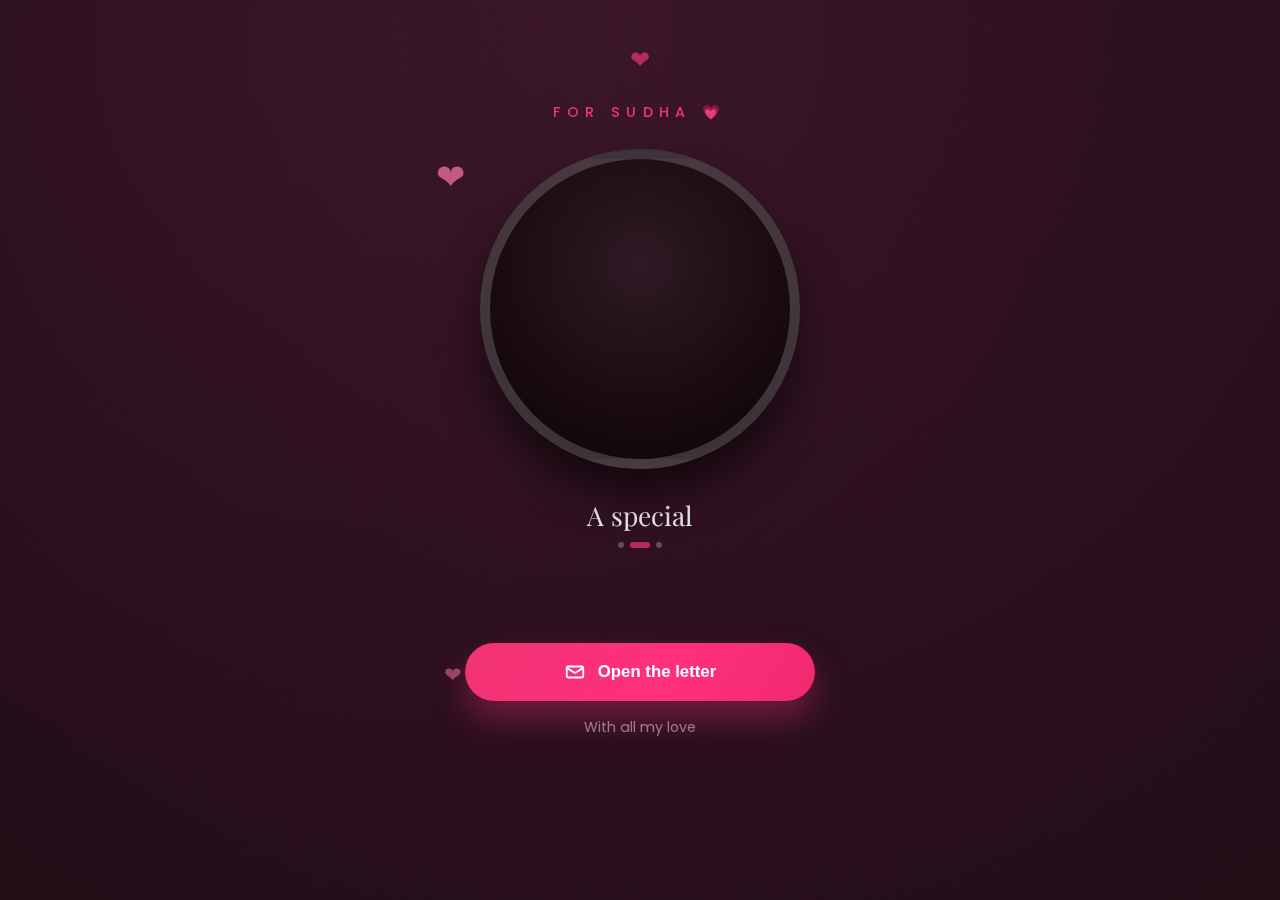
<file: index.html>
﻿<!DOCTYPE html>
<html lang="en">
  <head>
    <meta charset="UTF-8" />
    <meta name="viewport" content="width=device-width, initial-scale=1.0" />
    <title>For Sudha</title>
    <link rel="stylesheet" href="css/valentine.css" />
  </head>
  <body>
    <main class="cover">
      <span class="heart heart-top" aria-hidden="true">&#10084;</span>
      <span class="heart heart-left" aria-hidden="true">&#10084;</span>
      <span class="heart heart-bottom" aria-hidden="true">&#10084;</span>

      <p class="dedication">For Sudha <span aria-hidden="true">&#128151;</span></p>

      <section class="rose-stage" aria-label="A single rose">
        <div class="rose-frame">
          <img
            class="rose"
            src="assets/1.jpeg"
            alt="A portrait in warm sunlight"
          />
        </div>
      </section>

      <div class="message" aria-live="polite">
        <p class="typed">
          <span class="line" id="lineOne"></span>
          <span class="line accent" id="lineTwo"></span>
        </p>
        <div class="dots" aria-hidden="true">
          <span></span>
          <span class="mid"></span>
          <span></span>
        </div>
        <span class="typed-heart" id="typedHeart" aria-hidden="true">&#10084;</span>
      </div>

      <button class="cta" id="openLetter" type="button">
        <span class="cta-icon" aria-hidden="true">
          <svg viewBox="0 0 24 24" role="img">
            <path
              d="M3 7.5 12 13l9-5.5"
              fill="none"
              stroke="currentColor"
              stroke-width="2"
              stroke-linecap="round"
              stroke-linejoin="round"
            />
            <rect
              x="3"
              y="6"
              width="18"
              height="12"
              rx="2"
              fill="none"
              stroke="currentColor"
              stroke-width="2"
            />
          </svg>
        </span>
        Open the letter
      </button>

      <p class="signature">With all my love</p>
    </main>

    <div class="page-turn" id="pageTurn" aria-hidden="true"></div>

    <script>
      const lineOne = document.getElementById("lineOne");
      const lineTwo = document.getElementById("lineTwo");
      const typedHeart = document.getElementById("typedHeart");
      const openLetter = document.getElementById("openLetter");
      const pageTurn = document.getElementById("pageTurn");
      const prefersReducedMotion = window.matchMedia(
        "(prefers-reduced-motion: reduce)"
      );

      const lineOneText = "A special message";
      const lineTwoText = "just for you";
      const pauseIndex = lineOneText.indexOf("special") + "special".length;

      const typeLine = (target, text, pauseAt, done) => {
        let index = 0;
        const step = () => {
          target.textContent = text.slice(0, index);
          if (index >= text.length) {
            if (done) done();
            return;
          }
          const delay = pauseAt && index === pauseAt ? 500 : 65;
          index += 1;
          setTimeout(step, delay);
        };
        step();
      };

      const typeMessage = () => {
        if (prefersReducedMotion.matches) {
          lineOne.textContent = lineOneText;
          lineTwo.textContent = lineTwoText;
          typedHeart.classList.add("reveal");
          return;
        }
        lineOne.textContent = "";
        lineTwo.textContent = "";
        typeLine(lineOne, lineOneText, pauseIndex, () => {
          setTimeout(() => {
            typeLine(lineTwo, lineTwoText, null, () => {
              typedHeart.classList.add("reveal");
            });
          }, 200);
        });
      };

      openLetter.addEventListener("click", () => {
        if (prefersReducedMotion.matches) {
          window.location.href = "pause.html";
          return;
        }
        document.body.classList.add("turning");
        pageTurn.classList.add("active");
        setTimeout(() => {
          window.location.href = "pause.html";
        }, 900);
      });

      window.addEventListener("load", () => {
        typeMessage();
      });
    </script>
  </body>
</html>
</file>
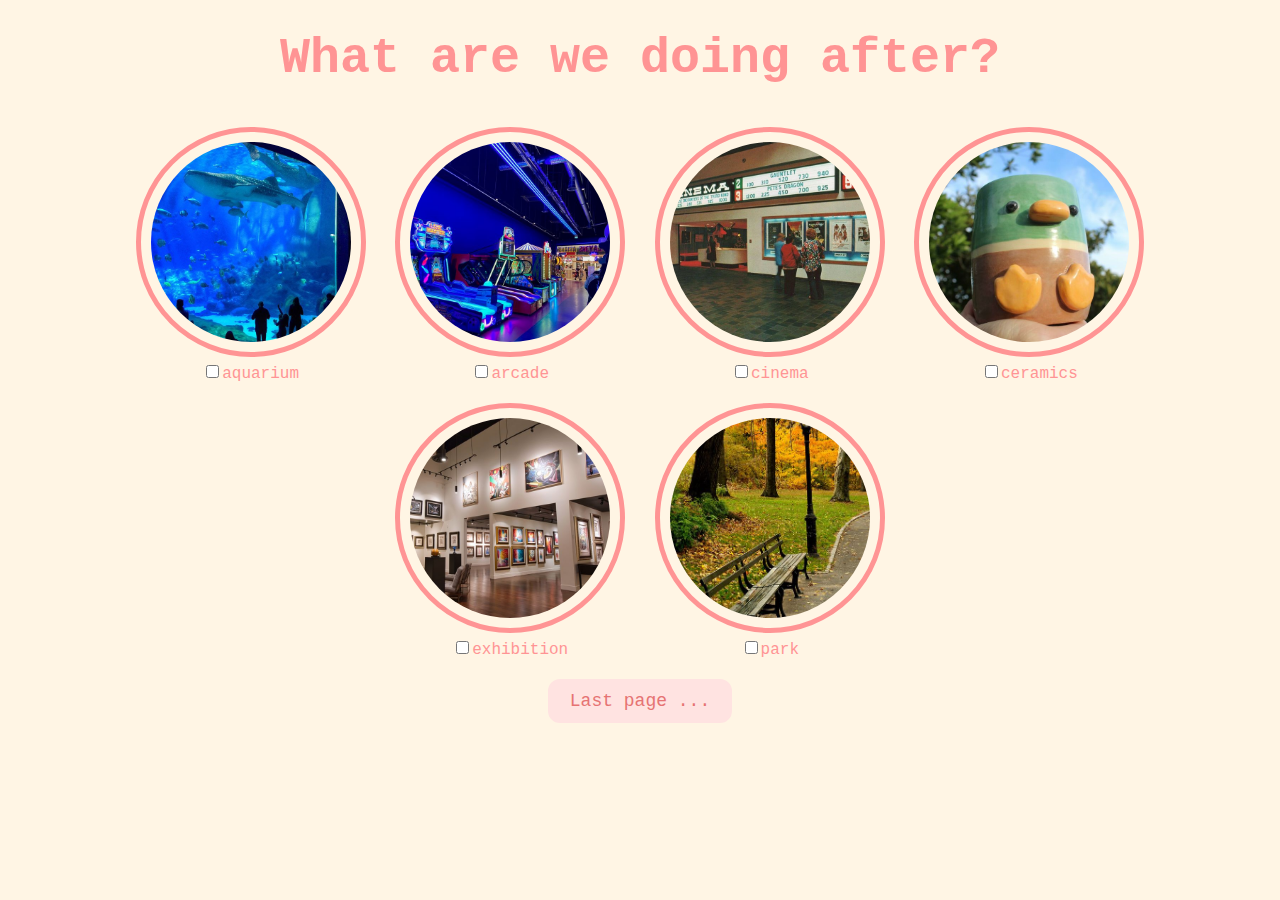
<file: activities.html>
<!DOCTYPE html>
<html lang="en">
  <head>
    <meta charset="UTF-8" />
    <meta name="viewport" content="width=device-width, initial-scale=1.0" />
    <title>Activities</title>
    <link rel="stylesheet" href="css/activities.css" />
  </head>
  <body>
    <div id="activityquestion"><b>What are we doing after?</b></div>
    <div class="activities-selection">
      <div class="activity-item">
        <img src="activities/aquarium.jpeg" alt="aquarium" />
        <label
          ><input
            type="checkbox"
            name="activities"
            value="aquarium"
          />aquarium</label
        >
      </div>
      <div class="activity-item">
        <img src="activities/arcade.jpeg" alt="arcade" />
        <label
          ><input
            type="checkbox"
            name="activities"
            value="arcade"
          />arcade</label
        >
      </div>
      <div class="activity-item">
        <img src="activities/cinema.jpeg" alt="cinema" />
        <label
          ><input
            type="checkbox"
            name="activities"
            value="cinema"
          />cinema</label
        >
      </div>
      <div class="activity-item">
        <img src="activities/keramika.jpeg" alt="ceramics" />
        <label
          ><input
            type="checkbox"
            name="activities"
            value="ceramics"
          />ceramics</label
        >
      </div>
      <div class="activity-item">
        <img src="activities/kunsthalle.jpeg" alt="kunsthalle" />
        <label
          ><input
            type="checkbox"
            name="activities"
            value="kunsthalle"
          />exhibition</label
        >
      </div>
      <div class="activity-item">
        <img src="activities/park.jpeg" alt="park.jpeg" />
        <label
          ><input
            type="checkbox"
            name="activities"
            value="park.jpeg"
          />park</label
        >
      </div>
    </div>
    <button class="button" onclick="location.href='lastpage.html'">
      Last page ... 
    </button>
  </body>
</html>
</file>
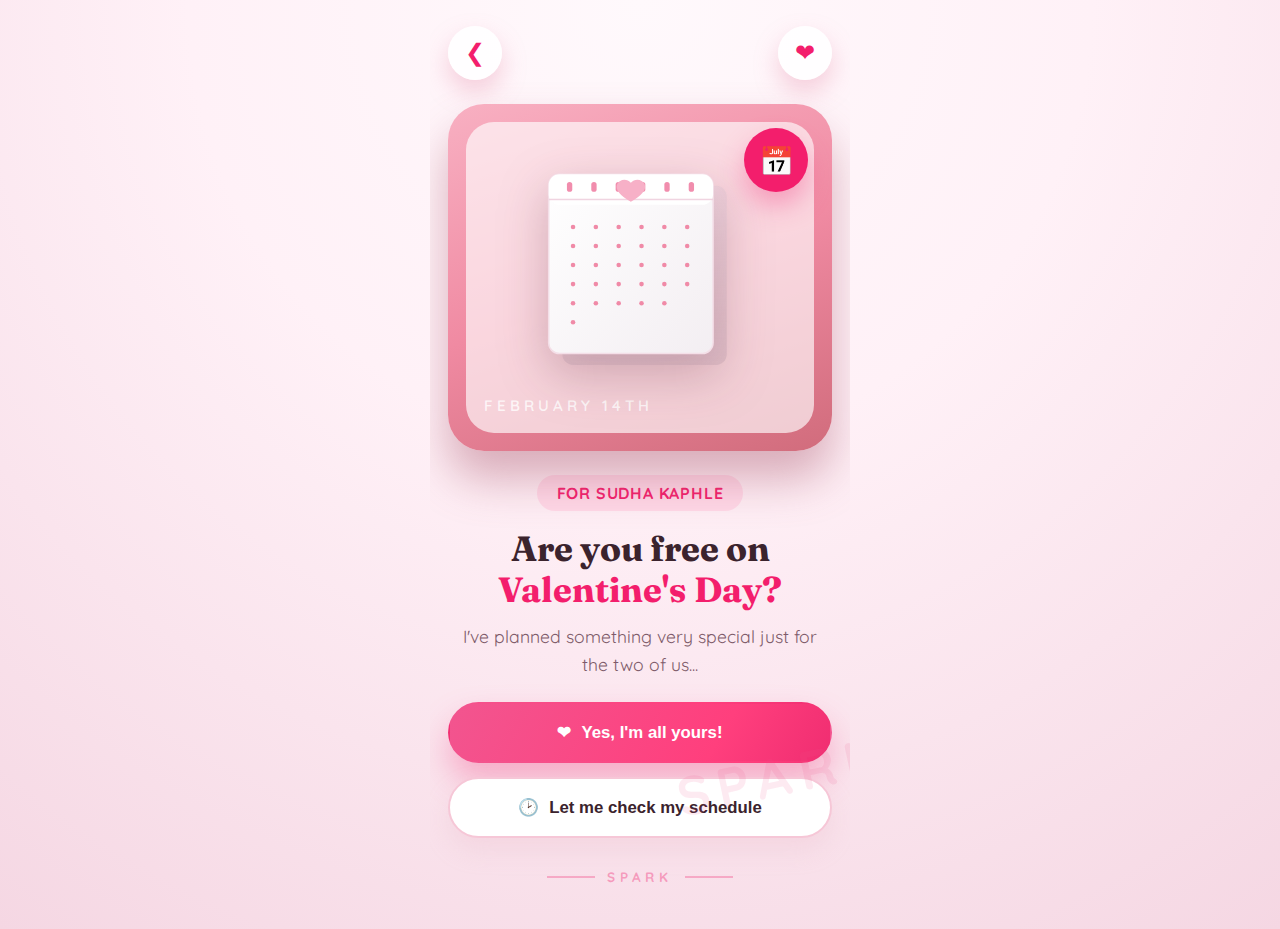
<file: date.html>
﻿<!DOCTYPE html>
<html lang="en">
  <head>
    <meta charset="UTF-8" />
    <meta name="viewport" content="width=device-width, initial-scale=1.0" />
    <title>Date Plan</title>
    <link rel="stylesheet" href="css/date.css" />
  </head>
  <body>
    <main class="date-page">
      <header class="date-header">
        <button
          class="icon-button"
          type="button"
          aria-label="Back"
          onclick="location.href='thankyou.html'"
        >
          <span aria-hidden="true">&#10094;</span>
        </button>
        <span class="spacer" aria-hidden="true"></span>
        <button class="icon-button" type="button" aria-label="Love">
          <span aria-hidden="true">&#10084;</span>
        </button>
      </header>

      <section class="hero">
        <div class="hero-card">
          <div class="hero-inner">
            <img src="assets/calendar.svg" alt="Calendar with heart" />
            <p class="hero-date">FEBRUARY 14TH</p>
          </div>
          <div class="calendar-badge" aria-hidden="true">
            <span>&#128197;</span>
          </div>
        </div>
      </section>

      <div class="pill">FOR SUDHA KAPHLE</div>

      <h1>
        Are you free on
        <span class="accent">Valentine's Day?</span>
      </h1>
      <p class="subtitle">
        I've planned something very special just for the two of us...
      </p>

      <div class="actions">
        <button class="cta primary" type="button" onclick="location.href='food.html'">
          <span aria-hidden="true">&#10084;</span>
          Yes, I'm all yours!
        </button>
        <button class="cta ghost" type="button">
          <span aria-hidden="true">&#128337;</span>
          Let me check my schedule
        </button>
      </div>

      <div class="footer-mark" aria-hidden="true">
        <span class="line"></span>
        <span class="mark">SPARK</span>
        <span class="line"></span>
      </div>
    </main>
  </body>
</html>
</file>
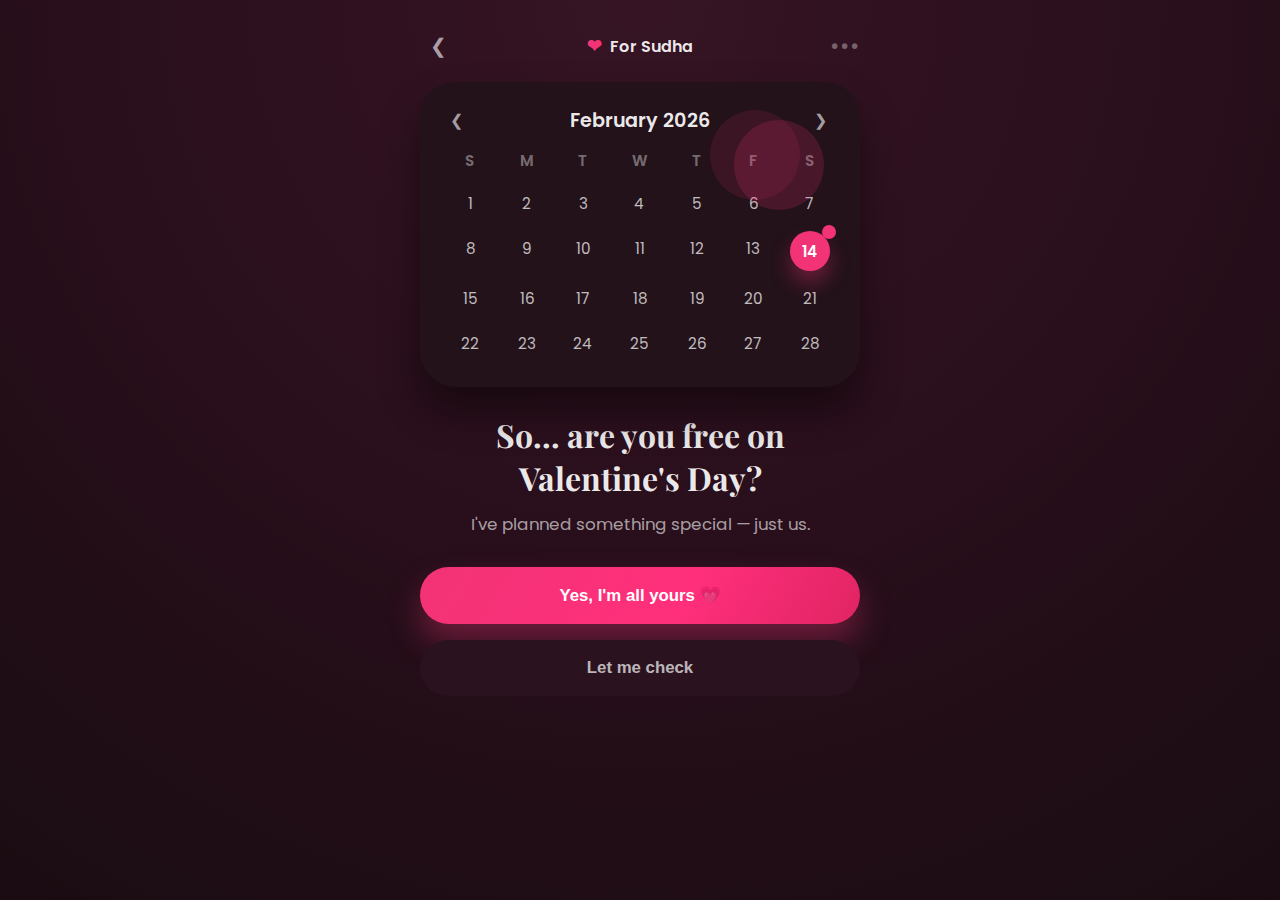
<file: dateinvite.html>
﻿<!DOCTYPE html>
<html lang="en">
  <head>
    <meta charset="UTF-8" />
    <meta name="viewport" content="width=device-width, initial-scale=1.0" />
    <title>Date Invite</title>
    <link rel="stylesheet" href="css/dateinvite.css" />
  </head>
  <body>
    <main class="invite">
      <div class="invite-content" id="inviteContent">
        <header class="invite-header">
          <button
            class="back-button"
            type="button"
            aria-label="Back"
            onclick="location.href='yes.html'"
          >
            <span aria-hidden="true">&#10094;</span>
          </button>
          <div class="brand">
            <span class="brand-heart" aria-hidden="true">&#10084;</span>
            <span>For Sudha</span>
          </div>
          <span class="menu" aria-hidden="true">&#8226;&#8226;&#8226;</span>
        </header>

        <section class="calendar-card">
          <div class="calendar-top">
            <button class="nav" type="button" aria-label="Previous">&#10094;</button>
            <h2>February 2026</h2>
            <button class="nav" type="button" aria-label="Next">&#10095;</button>
          </div>
          <div class="calendar-grid">
            <span class="day">S</span>
            <span class="day">M</span>
            <span class="day">T</span>
            <span class="day">W</span>
            <span class="day">T</span>
            <span class="day">F</span>
            <span class="day">S</span>

            <span class="date">1</span>
            <span class="date">2</span>
            <span class="date">3</span>
            <span class="date">4</span>
            <span class="date">5</span>
            <span class="date">6</span>
            <span class="date">7</span>
            <span class="date">8</span>
            <span class="date">9</span>
            <span class="date">10</span>
            <span class="date">11</span>
            <span class="date">12</span>
            <span class="date">13</span>
            <span class="date highlight">14</span>
            <span class="date">15</span>
            <span class="date">16</span>
            <span class="date">17</span>
            <span class="date">18</span>
            <span class="date">19</span>
            <span class="date">20</span>
            <span class="date">21</span>
            <span class="date">22</span>
            <span class="date">23</span>
            <span class="date">24</span>
            <span class="date">25</span>
            <span class="date">26</span>
            <span class="date">27</span>
            <span class="date">28</span>
          </div>
          <span class="float-heart" aria-hidden="true"></span>
        </section>

        <section class="copy">
          <h1>So... are you free on<br />Valentine's Day?</h1>
          <p>I've planned something special — just us.</p>
        </section>

        <div class="actions">
          <button class="cta primary" id="yesButton" type="button" onclick="location.href='surprise.html'">
            Yes, I'm all yours <span aria-hidden="true">&#128151;</span>
          </button>
          <button class="cta ghost" id="letMeCheck" type="button">Let me check</button>
        </div>
      </div>

      <section class="scan" id="scan">
        <h2>Checking availability...</h2>
        <p class="scan-message" id="scanMessage">Checking calendar...</p>
        <div class="scan-bar">
          <span class="scan-fill" id="scanFill"></span>
        </div>
        <p class="scan-result" id="scanResult">
          Even a little time with you would mean a lot to me.
        </p>
        <div class="scan-actions" id="scanActions">
          <button class="cta primary" type="button" onclick="location.href='surprise.html'">
            Okay fine ❤️
          </button>
          <button class="cta ghost" type="button" onclick="location.href='surprise.html'">
            I guess I'll say yes... 😅
          </button>
        </div>
      </section>
    </main>

    <script>
      const letMeCheck = document.getElementById("letMeCheck");
      const yesButton = document.getElementById("yesButton");
      const inviteContent = document.getElementById("inviteContent");
      const scan = document.getElementById("scan");
      const scanMessage = document.getElementById("scanMessage");
      const scanFill = document.getElementById("scanFill");
      const scanResult = document.getElementById("scanResult");
      const scanActions = document.getElementById("scanActions");
      let scanning = false;

      const messages = [
        "Checking calendar...",
        "Consulting the universe...",
        "Confirming if anyone could possibly be more important than me..."
      ];

      letMeCheck.addEventListener("click", () => {
        if (scanning) return;
        scanning = true;
        yesButton.disabled = true;
        letMeCheck.disabled = true;
        inviteContent.classList.add("hidden");
        scan.classList.add("active");
        scanFill.classList.remove("complete");
        scanFill.classList.add("animate");
        scanResult.classList.remove("show");
        scanActions.classList.remove("show");

        let index = 0;
        scanMessage.textContent = messages[index];
        const interval = setInterval(() => {
          index += 1;
          if (index < messages.length) {
            scanMessage.textContent = messages[index];
          } else {
            clearInterval(interval);
          }
        }, 2800);

        setTimeout(() => {
          scanFill.classList.remove("animate");
          scanFill.classList.add("complete");
          scanMessage.textContent =
            "Good news. That day is still open… and I can’t think of anyone more right for it than you.";
          scanResult.classList.add("show");
          scanActions.classList.add("show");
        }, 9000);
      });
    </script>
  </body>
</html>
</file>
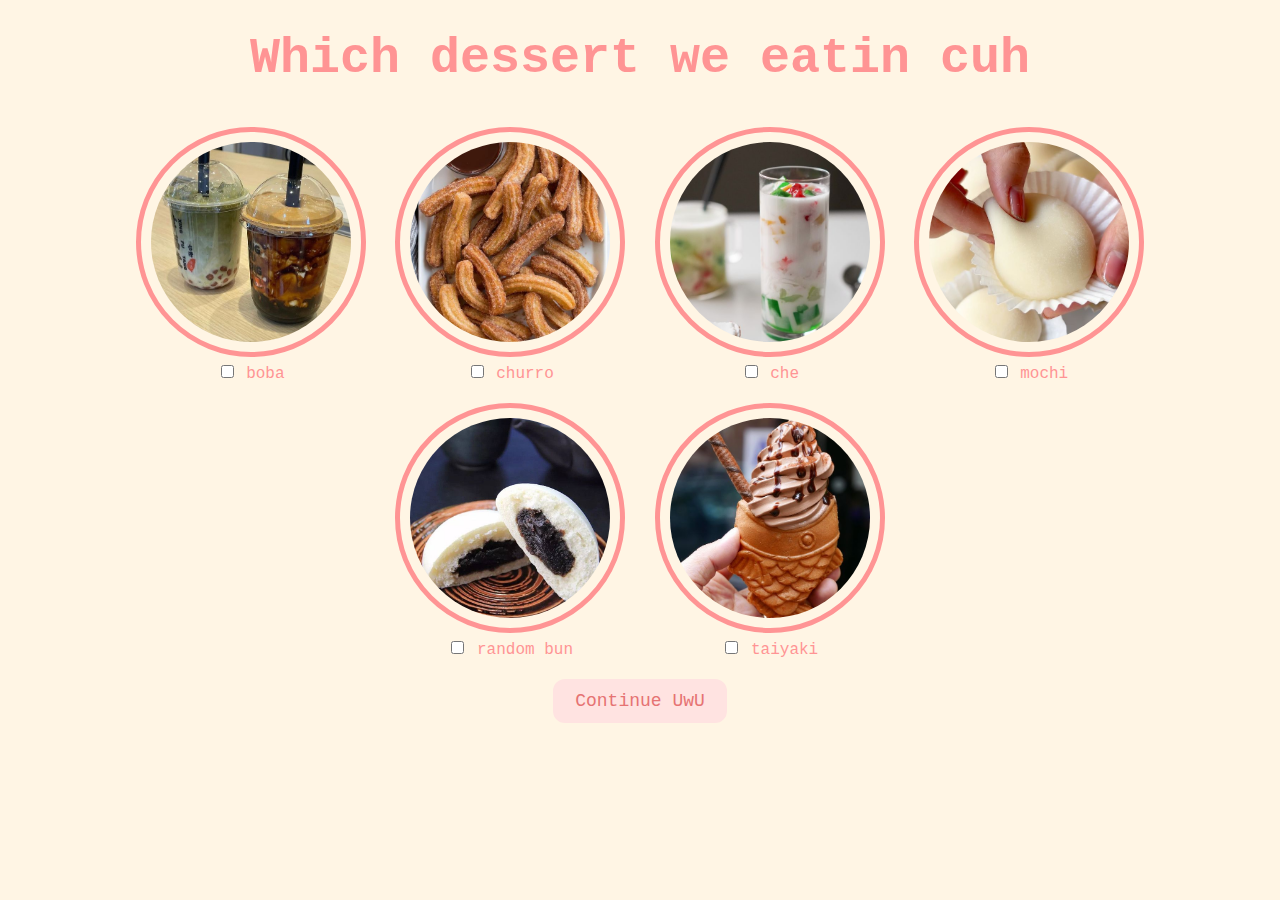
<file: dessert.html>
<!DOCTYPE html>
<html lang="en">
  <head>
    <meta charset="UTF-8" />
    <meta name="viewport" content="width=device-width, initial-scale=1.0" />
    <title>Dessert</title>
    <link rel="stylesheet" href="css/dessert.css" />
  </head>
  <body>
    <div id="dessertquestion">Which dessert we eatin cuh</div>

    <div class="dessert-selection">
      <div class="dessert-item">
        <img src="food/boba.jpeg" alt="boba" />
        <label
          ><input type="checkbox" name="dessert" value="boba" /> boba</label
        >
      </div>
      <div class="dessert-item">
        <img src="food/churro.jpeg" alt="churro" />
        <label
          ><input type="checkbox" name="dessert" value="churro" /> churro</label
        >
      </div>
      <div class="dessert-item">
        <img src="food/che.jpeg" alt="che" />
        <label><input type="checkbox" name="dessert" value="che" /> che</label>
      </div>
      <div class="dessert-item">
        <img src="food/mochi.jpeg" alt="mochi" />
        <label
          ><input type="checkbox" name="dessert" value="mochi" /> mochi</label
        >
      </div>
      <div class="dessert-item">
        <img src="food/randombun.jpeg" alt="randombun" />
        <label
          ><input type="checkbox" name="dessert" value="randombun" /> random
          bun</label
        >
      </div>
      <div class="dessert-item">
        <img src="food/taiyaki.jpeg" alt="taiyaki" />
        <label
          ><input type="checkbox" name="dessert" value="taiyaki" />
          taiyaki</label
        >
      </div>
    </div>
    <button class="button" onclick="location.href='activities.html'">
      Continue UwU
    </button>
  </body>
</html>
</file>
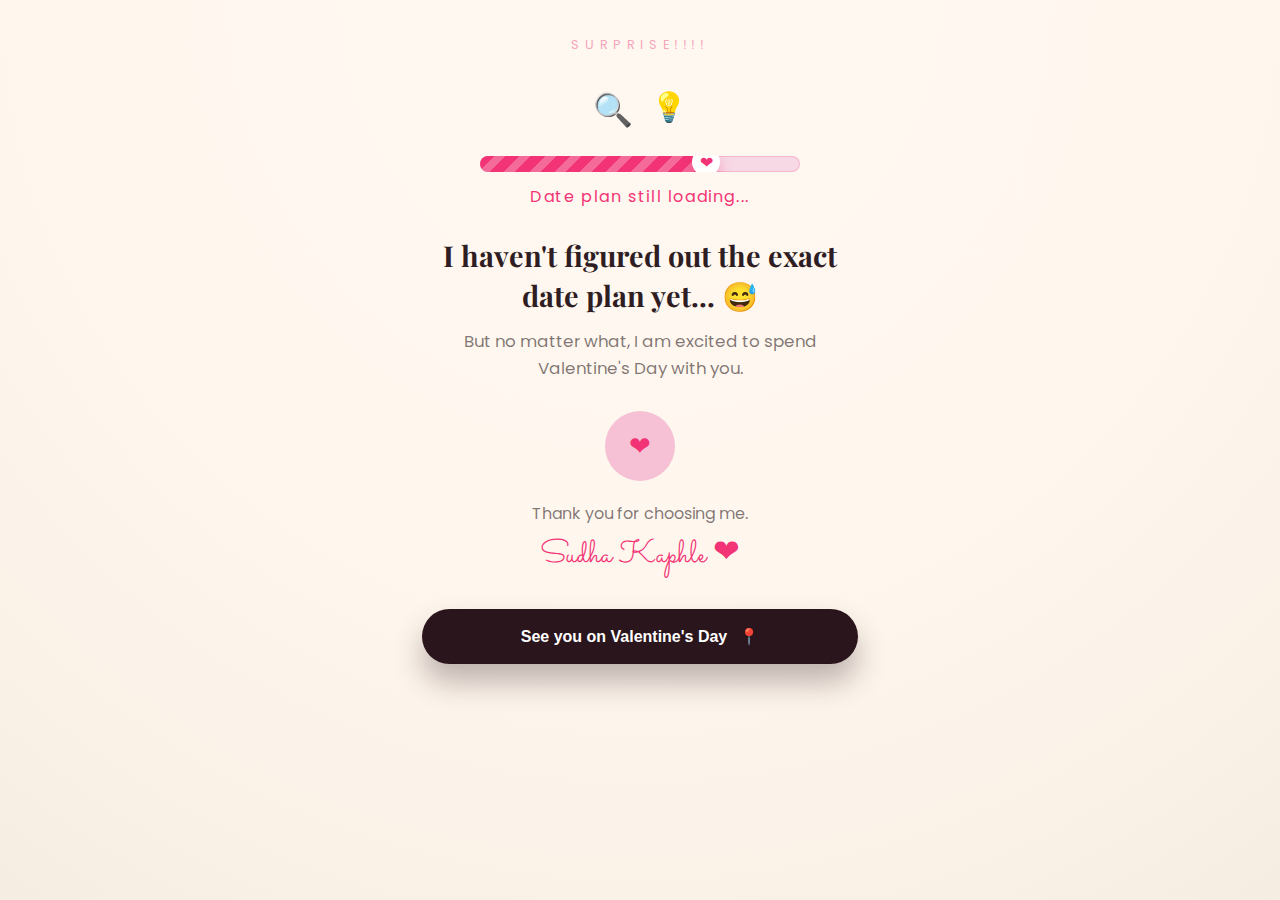
<file: final.html>
﻿<!DOCTYPE html>
<html lang="en">
  <head>
    <meta charset="UTF-8" />
    <meta name="viewport" content="width=device-width, initial-scale=1.0" />
    <title>The Playful Close</title>
    <link rel="stylesheet" href="css/final.css" />
  </head>
  <body>
    <main class="final">
      <p class="eyebrow">SURPRISE!!!!</p>

      <section class="icons">
        <span class="icon">&#128269;</span>
        <span class="icon bulb">&#128161;</span>
      </section>

      <div class="progress">
        <div class="bar"></div>
        <span class="heart" aria-hidden="true">&#10084;</span>
      </div>
      <p class="loading">Date plan still loading...</p>

      <h1>I haven't figured out the exact date plan yet... 😅</h1>
      <p class="sub">
        But no matter what, I am excited to spend Valentine's Day with you.
      </p>

      <div class="hand">
        <span aria-hidden="true">&#10084;</span>
      </div>

      <p class="thanks">Thank you for choosing me.</p>
      <p class="name">Sudha Kaphle <span aria-hidden="true">&#10084;</span></p>

      <button class="cta" type="button">
        See you on Valentine's Day <span aria-hidden="true">&#128205;</span>
      </button>
    </main>
  </body>
</html>
</file>
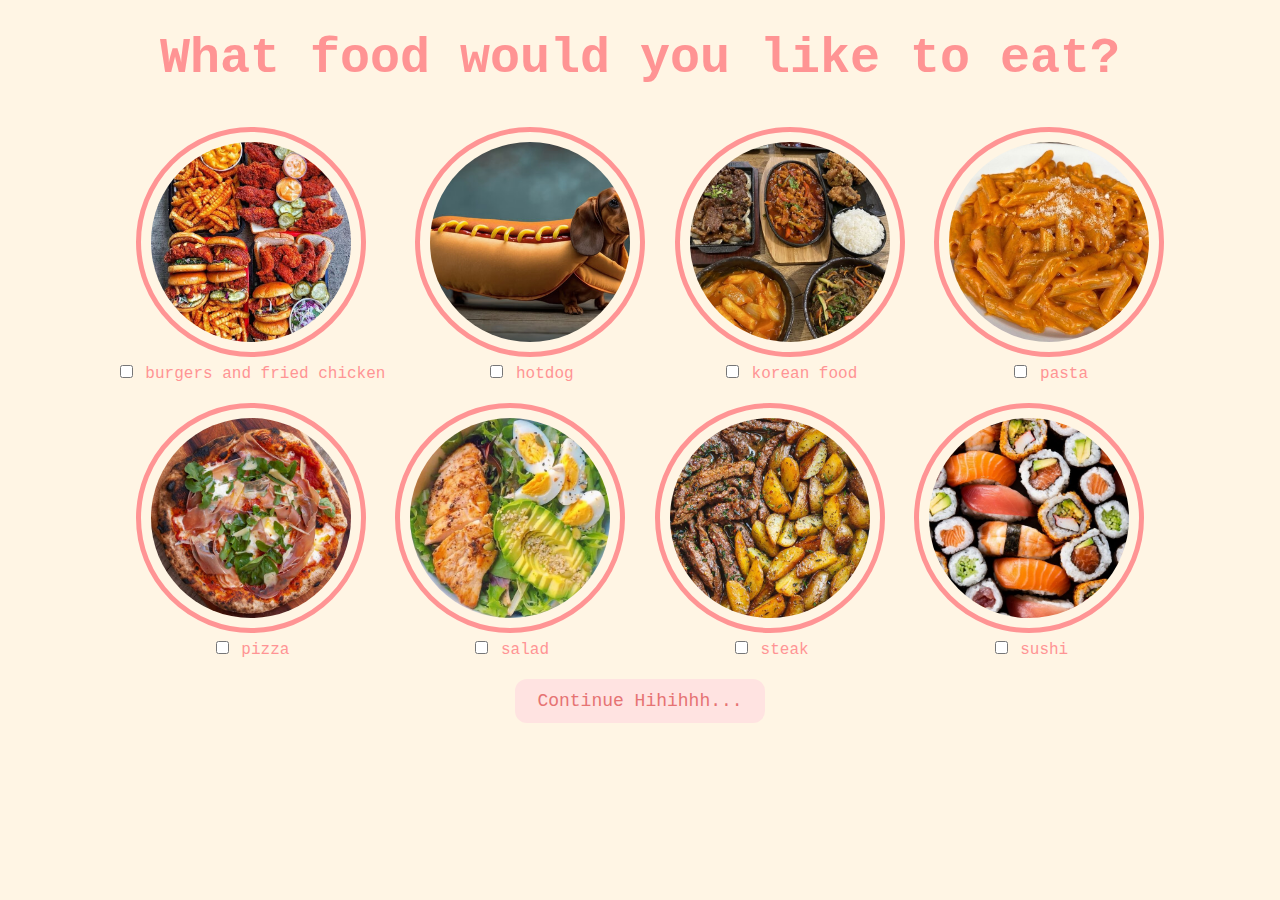
<file: food.html>
<!DOCTYPE html>
<html lang="en">
  <head>
    <meta charset="UTF-8" />
    <meta name="viewport" content="width=device-width, initial-scale=1.0" />
    <title>Food Selection</title>
    <link rel="stylesheet" href="css/food.css" />
  </head>
  <body>
    <div id="foodquestion">
      <b>What food would you like to eat?</b>
    </div>

    <div class="food-selection">
      <div class="food-item">
        <img src="food/burgers.jpeg" alt="Burgers, fries and fried chicken" />
        <label
          ><input
            type="checkbox"
            name="food"
            value="Burgers, fries and fried chicken"
          />
          burgers and fried chicken</label
        >
      </div>
      <div class="food-item">
        <img src="food/dog.jpeg" alt="dog" />
        <label
          ><input type="checkbox" name="food" value="hotdog" /> hotdog</label
        >
      </div>
      <div class="food-item">
        <img src="food/koreanfood.jpeg" alt="koreanfood" />
        <label
          ><input type="checkbox" name="food" value="Korean food" /> korean
          food</label
        >
      </div>
      <div class="food-item">
        <img src="food/pasta.jpeg" alt="pasta" />
        <label><input type="checkbox" name="food" value="pasta" /> pasta</label>
      </div>
      <div class="food-item">
        <img src="food/pizza.jpeg" alt="pizza" />
        <label><input type="checkbox" name="food" value="pizza" /> pizza</label>
      </div>
      <div class="food-item">
        <img src="food/salad.jpeg" alt="salad" />
        <label><input type="checkbox" name="food" value="salad" /> salad</label>
      </div>
      <div class="food-item">
        <img src="food/steak.jpeg" alt="steak" />
        <label><input type="checkbox" name="food" value="steak" /> steak</label>
      </div>
      <div class="food-item">
        <img src="food/sushi.jpeg" alt="sushi" />
        <label><input type="checkbox" name="food" value="sushi" /> sushi</label>
      </div>
    </div>
    <button class="button" onclick="location.href='dessert.html'">
      Continue Hihihhh... 
    </button>
  </body>
</html>
</file>
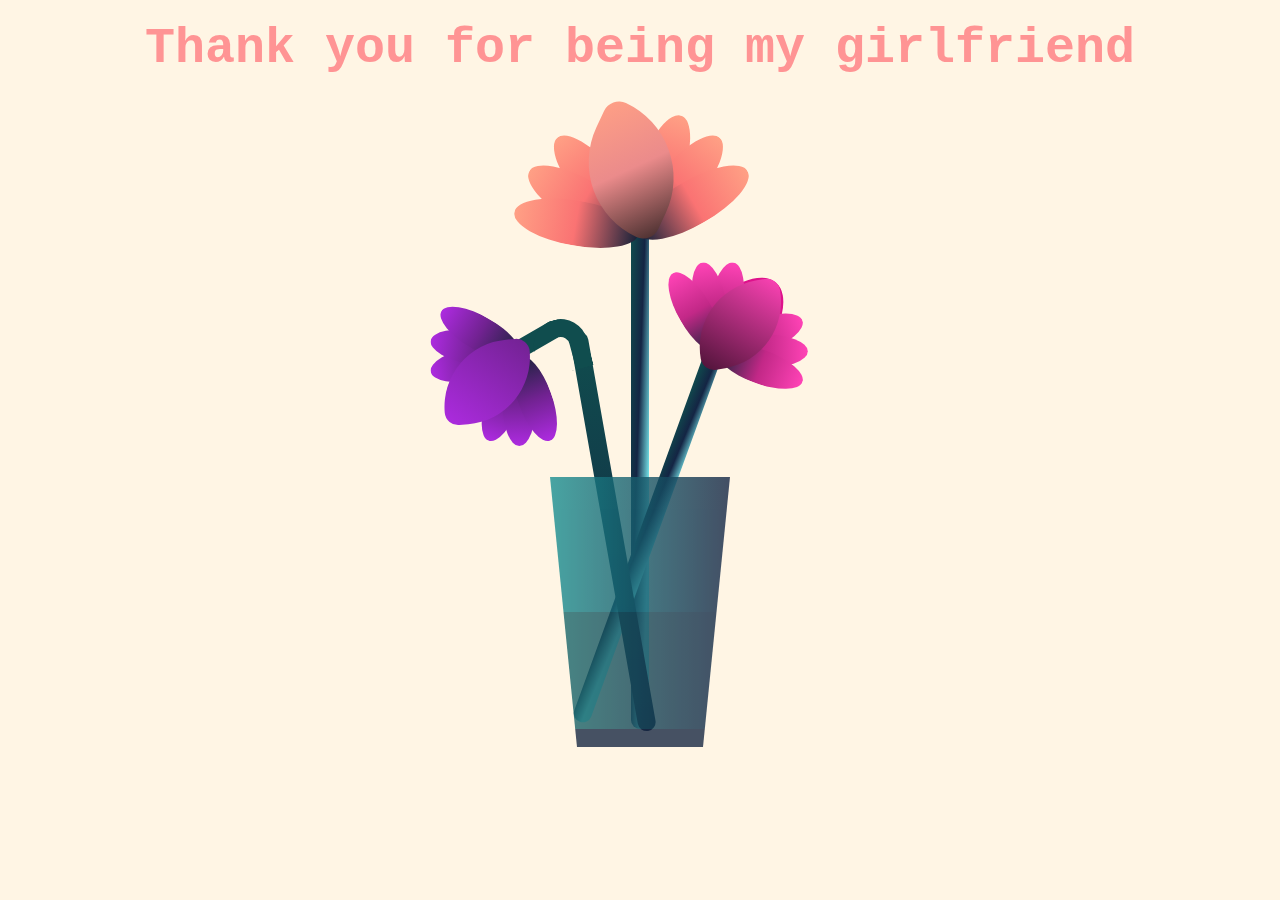
<file: lastpage.html>
<!DOCTYPE html>
<html lang="en">
  <head>
    <meta charset="UTF-8" />
    <meta name="viewport" content="width=device-width, initial-scale=1.0" />
    <title>Document</title>
    <link rel="stylesheet" href="css/flower.css" />
  </head>
  <body>
    <div id="thankyou"><b>Thank you for being my girlfriend</b></div>
    <div class="flower">
      <div class="f-wrapper">
        <div class="flower__line"></div>
        <div class="f">
          <div class="flower__leaf flower__leaf--1"></div>
          <div class="flower__leaf flower__leaf--2"></div>
          <div class="flower__leaf flower__leaf--3"></div>
          <div class="flower__leaf flower__leaf--4"></div>
          <div class="flower__leaf flower__leaf--5"></div>
          <div class="flower__leaf flower__leaf--6"></div>
          <div class="flower__leaf flower__leaf--7"></div>
          <div
            class="flower__leaf flower__leaf--8 flower__fall-down--yellow"
          ></div>
        </div>
      </div>

      <div class="f-wrapper f-wrapper--2">
        <div class="flower__line"></div>
        <div class="f">
          <div class="flower__leaf flower__leaf--1"></div>
          <div class="flower__leaf flower__leaf--2"></div>
          <div class="flower__leaf flower__leaf--3"></div>
          <div class="flower__leaf flower__leaf--4"></div>
          <div class="flower__leaf flower__leaf--5"></div>
          <div class="flower__leaf flower__leaf--6"></div>
          <div class="flower__leaf flower__leaf--7"></div>
          <div
            class="flower__leaf flower__leaf--8 flower__fall-down--pink"
          ></div>
        </div>
      </div>

      <div class="f-wrapper f-wrapper--3">
        <div class="flower__line"></div>
        <div class="f">
          <div class="flower__leaf flower__leaf--1"></div>
          <div class="flower__leaf flower__leaf--2"></div>
          <div class="flower__leaf flower__leaf--3"></div>
          <div class="flower__leaf flower__leaf--4"></div>
          <div class="flower__leaf flower__leaf--5"></div>
          <div class="flower__leaf flower__leaf--6"></div>
          <div class="flower__leaf flower__leaf--7"></div>
          <div
            class="flower__leaf flower__leaf--8 flower__fall-down--purple"
          ></div>
        </div>
      </div>
      <div class="flower__glass"></div>
    </div>
  </body>
</html>
</file>
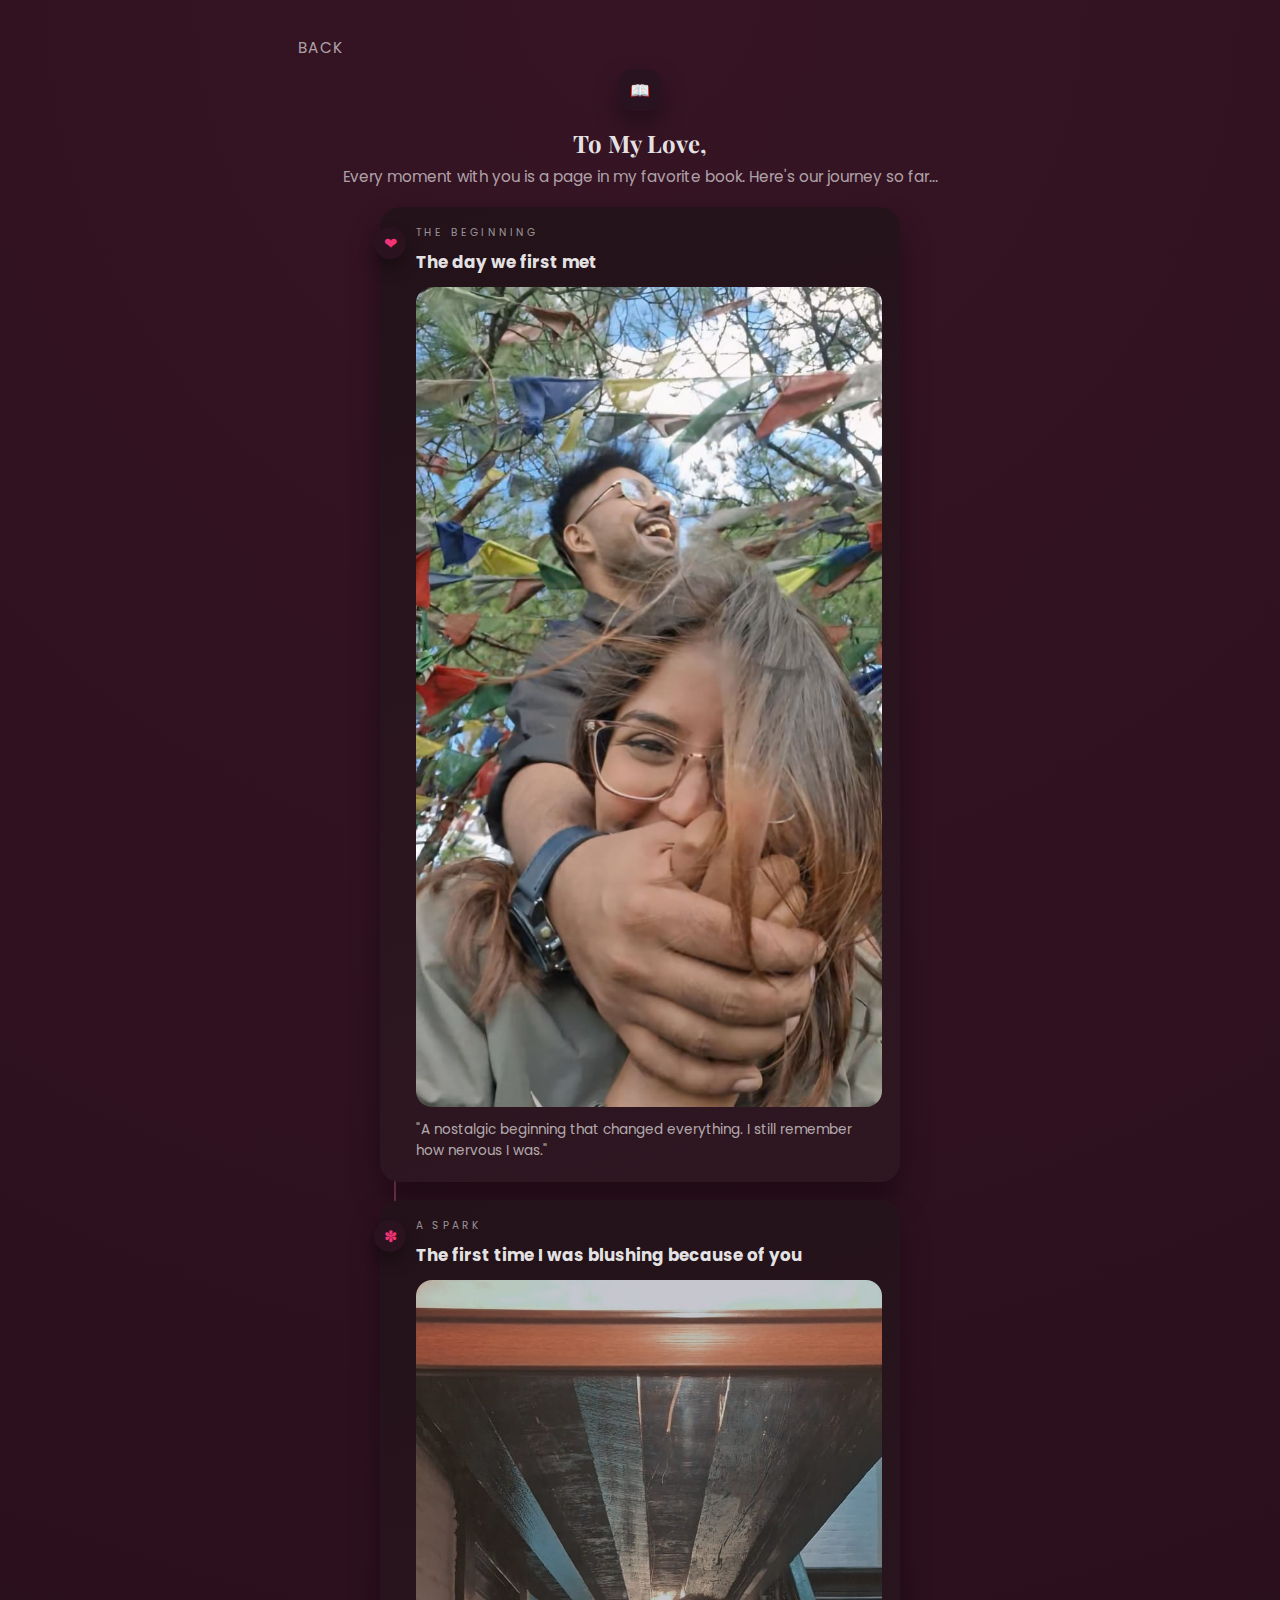
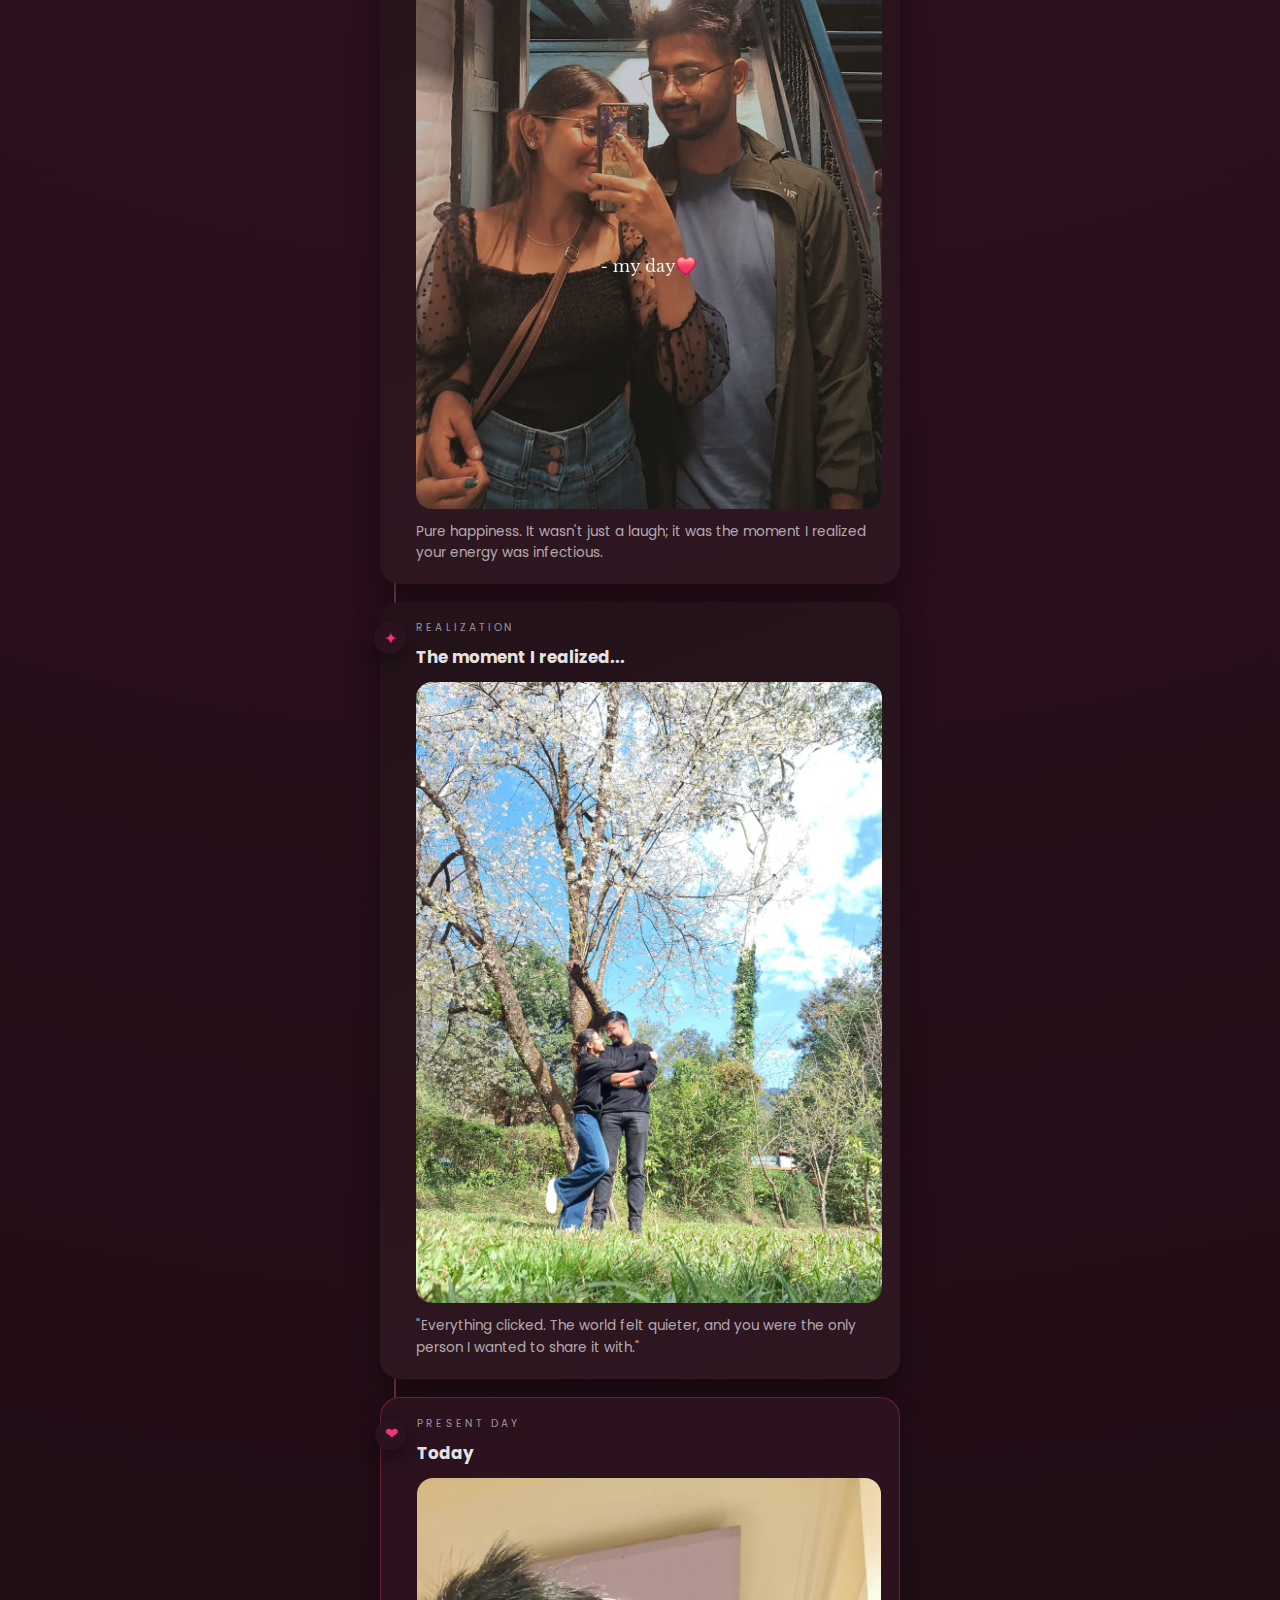
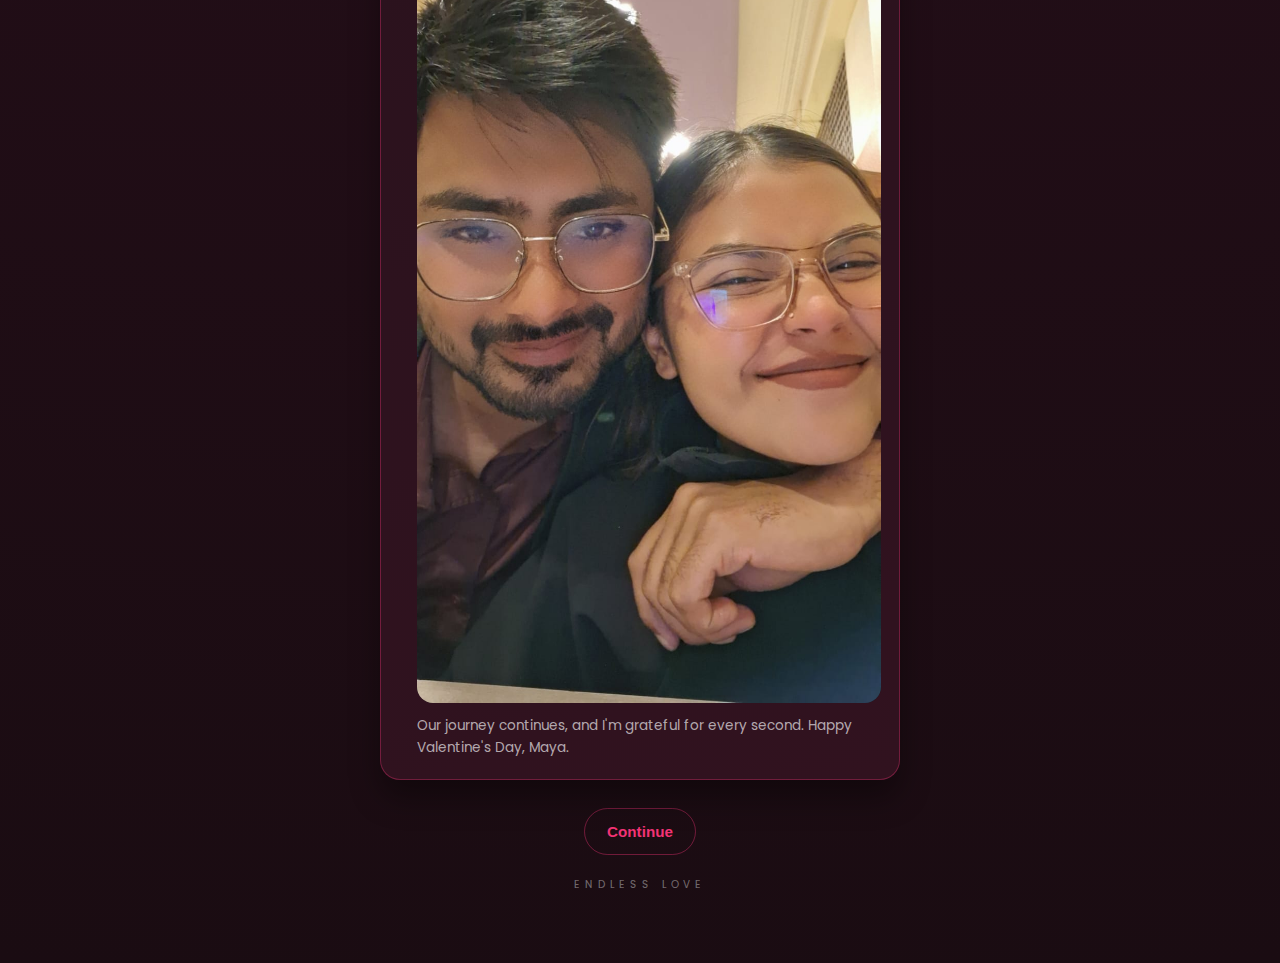
<file: memorylane.html>
﻿<!DOCTYPE html>
<html lang="en">
  <head>
    <meta charset="UTF-8" />
    <meta name="viewport" content="width=device-width, initial-scale=1.0" />
    <title>Memory Lane</title>
    <link rel="stylesheet" href="css/memorylane.css" />
  </head>
  <body>
    <main class="memory">
      <div class="top-strip">
        <a class="back-link" href="whyyou.html" aria-label="Back">Back</a>
      </div>

      <div class="badge" aria-hidden="true">&#128214;</div>

      <section class="intro">
        <h2>To My Love,</h2>
        <p>
          Every moment with you is a page in my favorite book. Here's our journey
          so far...
        </p>
      </section>

      <section class="timeline">
        <article class="card">
          <div class="pin" aria-hidden="true">&#10084;</div>
          <p class="eyebrow">THE BEGINNING</p>
          <h3>The day we first met</h3>
          <div class="photo">
            <img src="assets/2.jpeg" alt="Warm lights" />
          </div>
          <p class="quote">
            "A nostalgic beginning that changed everything. I still remember how
            nervous I was."
          </p>
        </article>

        <article class="card">
          <div class="pin" aria-hidden="true">&#10045;</div>
          <p class="eyebrow">A SPARK</p>
          <h3>The first time I was blushing because of you</h3>
          <div class="photo">
            <img src="assets/3.jpeg" alt="Soft lights" />
          </div>
          <p class="quote">
            Pure happiness. It wasn't just a laugh; it was the moment I realized
            your energy was infectious.
          </p>
        </article>

        <article class="card">
          <div class="pin" aria-hidden="true">&#10022;</div>
          <p class="eyebrow">REALIZATION</p>
          <h3>The moment I realized...</h3>
          <div class="photo">
            <img src="assets/4.jpeg" alt="Hands together" />
          </div>
          <p class="quote">
            "Everything clicked. The world felt quieter, and you were the only
            person I wanted to share it with."
          </p>
        </article>

        <article class="card highlight">
          <div class="pin" aria-hidden="true">&#10084;</div>
          <p class="eyebrow">PRESENT DAY</p>
          <h3>Today</h3>
          <div class="photo">
            <img src="assets/5.jpeg" alt="A note" />
          </div>
          <p class="quote">
            Our journey continues, and I'm grateful for every second. Happy
            Valentine's Day, Maya.
          </p>
          <!-- <button class="cta" type="button" onclick="location.href='question.html'">
            &#9998; Write Back
          </button> -->
        </article>
      </section>

      <button class="continue" type="button" onclick="location.href='question.html'">
        Continue
      </button>

      <p class="end">ENDLESS LOVE</p>
    </main>
  </body>
</html>
</file>
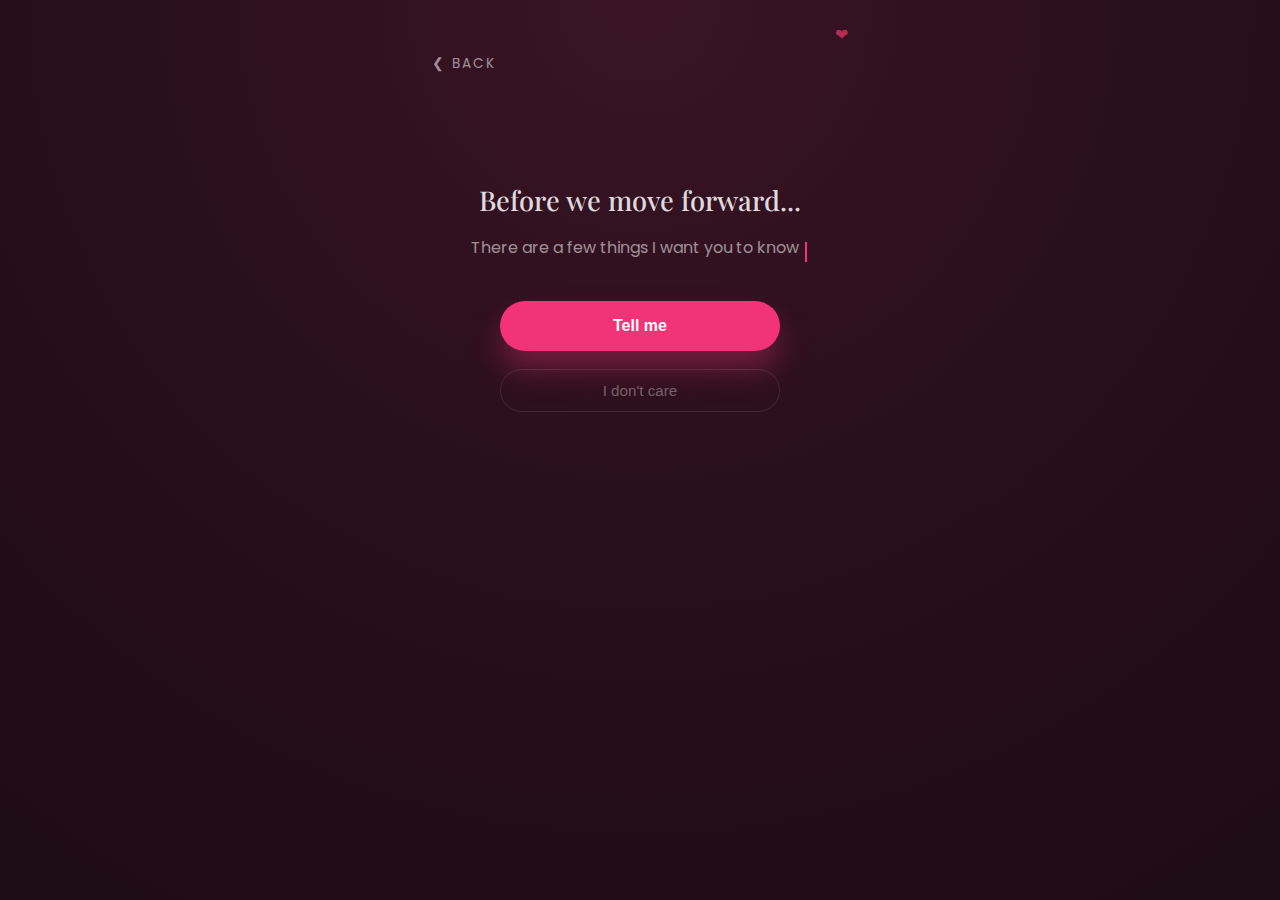
<file: pause.html>
﻿<!DOCTYPE html>
<html lang="en">
  <head>
    <meta charset="UTF-8" />
    <meta name="viewport" content="width=device-width, initial-scale=1.0" />
    <title>Heartfelt Moment</title>
    <link rel="stylesheet" href="css/pause.css" />
  </head>
  <body>
    <main class="moment">
      <a class="back-link" href="index.html">&#10094; Back</a>
      <span class="tiny-heart" aria-hidden="true">&#10084;</span>

      <section class="message">
        <h1>Before we move forward...</h1>
        <p>
          There are a few things I want you to
          <span class="cursor">know</span>
        </p>
      </section>

      <div class="actions">
        <button class="primary" type="button" onclick="location.href='whyyou.html'">
          Tell me
        </button>
        <button class="ghost" id="dontCare" type="button">I don't care</button>
      </div>
      <p class="plea" id="pleaMessage">please..</p>

      <script>
        const dontCare = document.getElementById("dontCare");

        const sadEmojis = ["😢", "😭", "🥺", "💔", "😞", "😔"];
        const pleadTexts = [
          "Please press Tell me 💗",
          "Come on, tap Tell me 🥺",
          "Don't leave! Hit Tell me 💔",
          "Tell me, please... 😢",
          "Just press Tell me 🙏",
          "Be kind — tap Tell me ✨",
          "Give me a chance... 💞",
          "I'll be gentle — Tell me 🫶",
          "One more tap, please 💓",
          "I'm waiting... press Tell me 🥹"
        ];
        const pleaMessage = document.getElementById("pleaMessage");
        const actions = document.querySelector(".actions");
        let dontCareClicks = 0;

        dontCare.addEventListener("click", () => {
          const rect = dontCare.getBoundingClientRect();
          dontCareClicks += 1;
          const index = (dontCareClicks - 1) % pleadTexts.length;
          dontCare.textContent = pleadTexts[index];
          if (dontCareClicks >= pleadTexts.length) {
            actions.innerHTML =
              '<button class="primary" type="button" onclick="location.href=\'whyyou.html\'">Tell me</button>';
            pleaMessage.textContent = "please..";
            pleaMessage.classList.add("show");
          }
          const burstCount = 3;
          for (let i = 0; i < burstCount; i += 1) {
            const emoji = document.createElement("span");
            emoji.className = "sad-emoji";
            emoji.textContent =
              sadEmojis[Math.floor(Math.random() * sadEmojis.length)];
            emoji.style.left = `${rect.left + rect.width / 2}px`;
            emoji.style.top = `${rect.top + rect.height / 2}px`;
            emoji.style.animationDelay = `${i * 0.1}s`;
            document.body.appendChild(emoji);
            emoji.addEventListener("animationend", () => emoji.remove());
          }
        });
      </script>
    </main>
  </body>
</html>
</file>
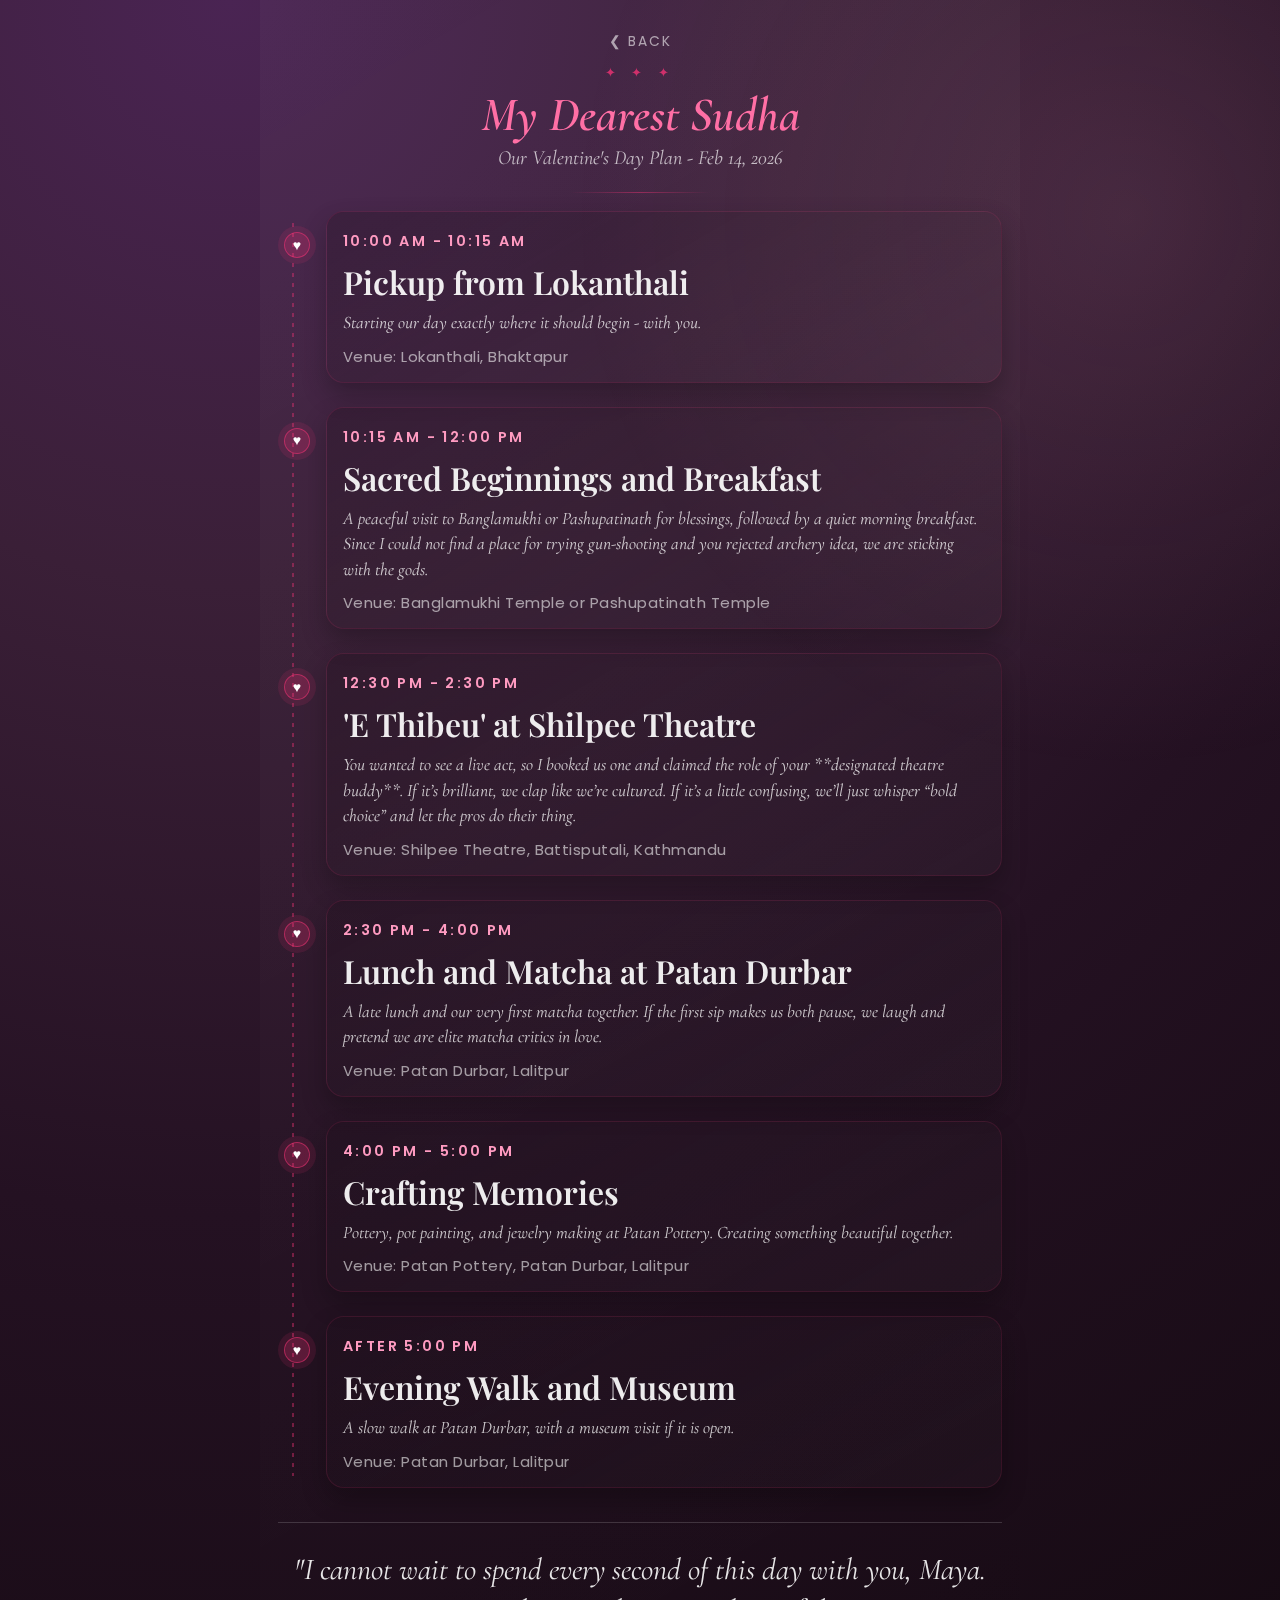
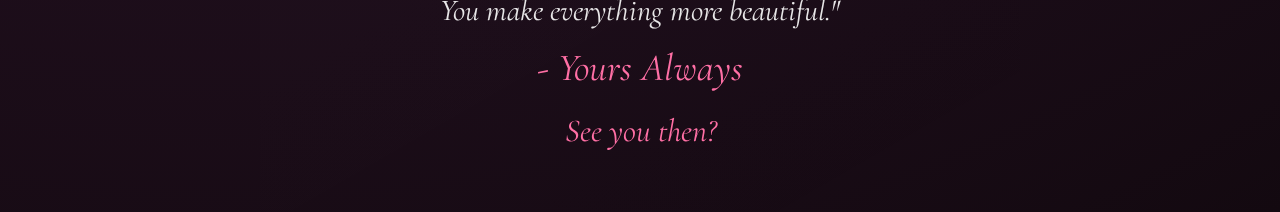
<file: plan.html>
<!DOCTYPE html>
<html lang="en">
  <head>
    <meta charset="UTF-8" />
    <meta name="viewport" content="width=device-width, initial-scale=1.0" />
    <title>Valentine's Day Plan</title>
    <link rel="stylesheet" href="css/plan.css" />
  </head>
  <body>
    <main class="plan-page">
      <header class="hero">
        <a class="back-link" href="surprise.html">&#10094; Back</a>
        <p class="starline">&#10022; &#10022; &#10022;</p>
        <h1>My Dearest Sudha</h1>
        <p class="subtitle">Our Valentine's Day Plan - Feb 14, 2026</p>
      </header>
      <div class="hero-divider" aria-hidden="true"></div>

      <section class="timeline" aria-label="Day plan timeline">
        <article class="slot">
          <div class="time">10:00 AM - 10:15 AM</div>
          <h2>Pickup from Lokanthali</h2>
          <p class="desc">Starting our day exactly where it should begin - with you.</p>
          <p class="venue">Venue: Lokanthali, Bhaktapur</p>
        </article>

        <article class="slot">
          <div class="time">10:15 AM - 12:00 PM</div>
          <h2>Sacred Beginnings and Breakfast</h2>
          <p class="desc">
            A peaceful visit to Banglamukhi or Pashupatinath for blessings,
            followed by a quiet morning breakfast. Since I could not find a
            place for trying gun-shooting and you rejected archery idea, we are
            sticking with the gods.
          </p>
          <p class="venue">Venue: Banglamukhi Temple or Pashupatinath Temple</p>
        </article>

        <article class="slot">
          <div class="time">12:30 PM - 2:30 PM</div>
          <h2>'E Thibeu' at Shilpee Theatre</h2>
          <p class="desc">
            You wanted to see a live act, so I booked us one and claimed the role of your **designated theatre buddy**. If it’s brilliant, we clap like we’re cultured. If it’s a little confusing, we’ll just whisper “bold choice” and let the pros do their thing.

          </p>
          <p class="venue">Venue: Shilpee Theatre, Battisputali, Kathmandu</p>
        </article>

        <article class="slot">
          <div class="time">2:30 PM - 4:00 PM</div>
          <h2>Lunch and Matcha at Patan Durbar</h2>
          <p class="desc">
            A late lunch and our very first matcha together. If the first sip
            makes us both pause, we laugh and pretend we are elite
            matcha critics in love.
          </p>
          <p class="venue">Venue: Patan Durbar, Lalitpur</p>
        </article>

        <article class="slot">
          <div class="time">4:00 PM - 5:00 PM</div>
          <h2>Crafting Memories</h2>
          <p class="desc">
            Pottery, pot painting, and jewelry making at Patan Pottery.
            Creating something beautiful together.
          </p>
          <p class="venue">Venue: Patan Pottery, Patan Durbar, Lalitpur</p>
        </article>

        <article class="slot">
          <div class="time">After 5:00 PM</div>
          <h2>Evening Walk and Museum</h2>
          <p class="desc">
            A slow walk at Patan Durbar, with a museum visit if it is open.
          </p>
          <p class="venue">Venue: Patan Durbar, Lalitpur</p>
        </article>
      </section>

      <section class="closing">
        <p class="quote">
          "I cannot wait to spend every second of this day with you, Maya.
          You make everything more beautiful."
        </p>
        <p class="sign">- Yours Always</p>
        <p class="final-cta">See you then?</p>
      </section>
    </main>
  </body>
</html>
</file>
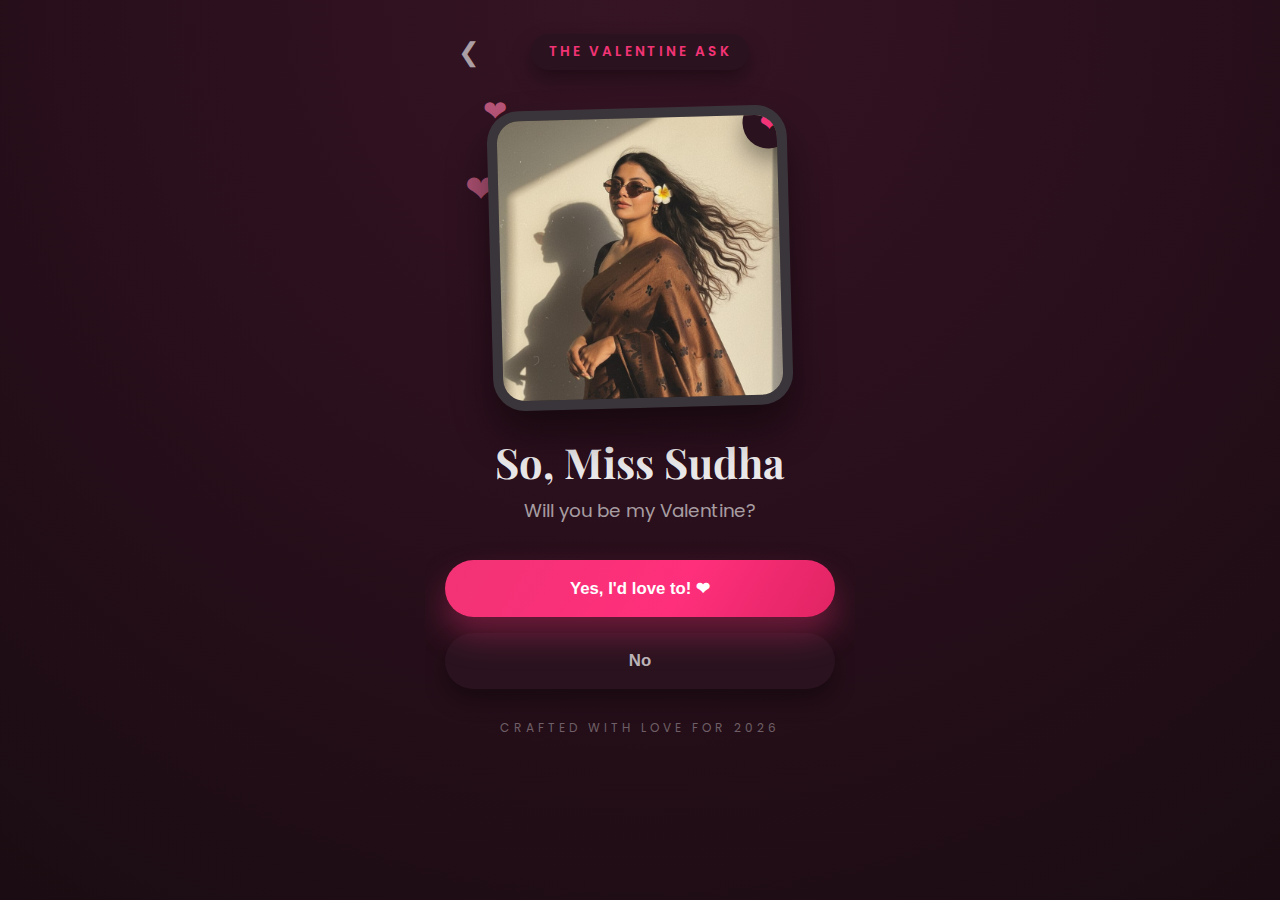
<file: question.html>
﻿<!DOCTYPE html>
<html lang="en">
  <head>
    <meta charset="UTF-8" />
    <meta name="viewport" content="width=device-width, initial-scale=1.0" />
    <title>The Valentine Ask</title>
    <link rel="stylesheet" href="css/question.css" />
  </head>
  <body>
    <main class="question">
      <header class="question-header">
        <button
          class="back-button"
          type="button"
          aria-label="Back"
          onclick="location.href='memorylane.html'"
        >
          <span aria-hidden="true">&#10094;</span>
        </button>
        <div class="pill">THE VALENTINE ASK</div>
        <span class="spacer" aria-hidden="true"></span>
      </header>

      <span class="heart heart-top" aria-hidden="true">&#10084;</span>
      <span class="heart heart-left" aria-hidden="true">&#10084;</span>

      <section class="photo-area" aria-label="A rose">
        <div class="photo-card">
          <img src="assets/4444.jpeg" alt="A pink rose" />
          <span class="heart-badge" aria-hidden="true">&#10084;</span>
        </div>
      </section>

      <h1>So, Miss Sudha</h1>
      <p class="subtitle">Will you be my Valentine?</p>

      <div class="actions">
        <button class="cta primary" id="yesButton" type="button">
          Yes, I'd love to! <span aria-hidden="true">&#10084;</span>
        </button>
        <button class="cta ghost" id="noButton" type="button">No</button>
      </div>

      <p class="footer">CRAFTED WITH LOVE FOR 2026</p>
    </main>

    <script>
      const yesButton = document.getElementById("yesButton");
      const noButton = document.getElementById("noButton");
      let yesScale = 1;

      yesButton.addEventListener("click", () => {
        window.location.href = "yes.html";
      });

      noButton.addEventListener("click", () => {
        yesScale = Math.min(1.25, yesScale + 0.06);
        yesButton.style.setProperty("--yes-scale", yesScale);
        noButton.classList.remove("shake");
        void noButton.offsetWidth;
        noButton.classList.add("shake");
        setTimeout(() => {
          window.location.href = "whychoose.html";
        }, 180);
      });
    </script>
  </body>
</html>
</file>
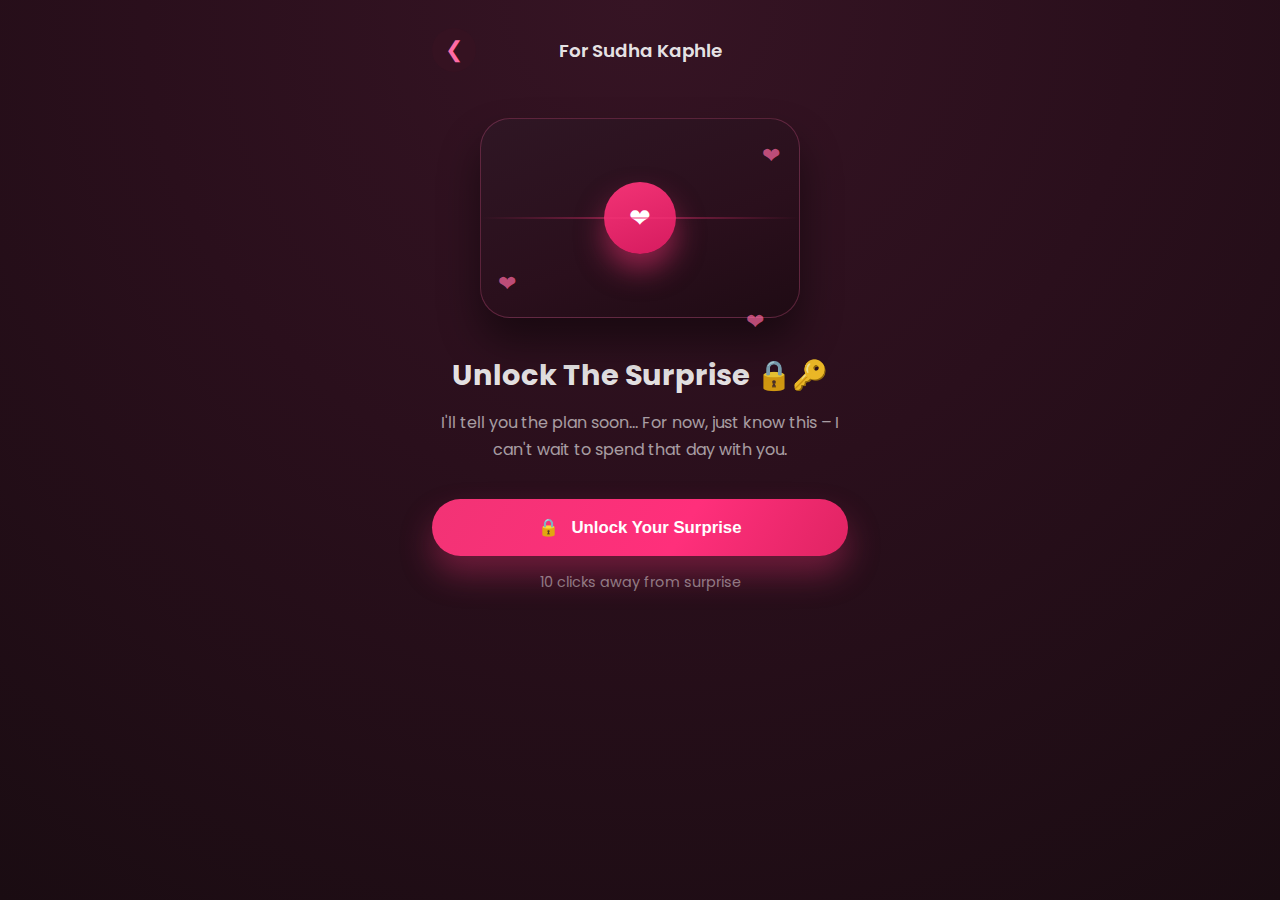
<file: surprise.html>
﻿<!DOCTYPE html>
<html lang="en">
  <head>
    <meta charset="UTF-8" />
    <meta name="viewport" content="width=device-width, initial-scale=1.0" />
    <title>Unlock the Surprise</title>
    <link rel="stylesheet" href="css/surprise.css" />
  </head>
  <body>
    <main class="surprise">
      <header class="surprise-header">
        <button
          class="back"
          type="button"
          aria-label="Back"
          onclick="location.href='dateinvite.html'"
        >
          <span aria-hidden="true">&#10094;</span>
        </button>
        <h1>For Sudha Kaphle</h1>
        <span class="spacer" aria-hidden="true"></span>
      </header>

      <section class="lock-card">
        <div class="lock-shell">
          <div class="lock-seal">
            <span aria-hidden="true">&#10084;</span>
          </div>
          <span class="lock-line" aria-hidden="true"></span>
        </div>
        <span class="heart heart-one" aria-hidden="true">&#10084;</span>
        <span class="heart heart-two" aria-hidden="true">&#10084;</span>
        <span class="heart heart-three" aria-hidden="true">&#10084;</span>
      </section>

      <section class="copy">
        <h2>Unlock The Surprise <span aria-hidden="true">&#128274;&#128273;</span></h2>
        <p>
          I'll tell you the plan soon... For now, just know this – I can't wait
          to spend that day with you.
        </p>
      </section>

      <button class="cta" id="unlockButton" type="button">
        <span aria-hidden="true">&#128274;</span>
        Unlock Your Surprise
      </button>

      <p class="hint" id="hintText">10 clicks away from surprise</p>
    </main>
    <script>
      const unlockButton = document.getElementById("unlockButton");
      const hintText = document.getElementById("hintText");
      let remaining = 10;

      unlockButton.addEventListener("click", () => {
        remaining -= 1;
        if (remaining <= 0) {
          window.location.href = "plan.html";
          return;
        }
        hintText.textContent = `${remaining} click${remaining === 1 ? "" : "s"} away from surprise`;
      });
    </script>
  </body>
</html>
</file>
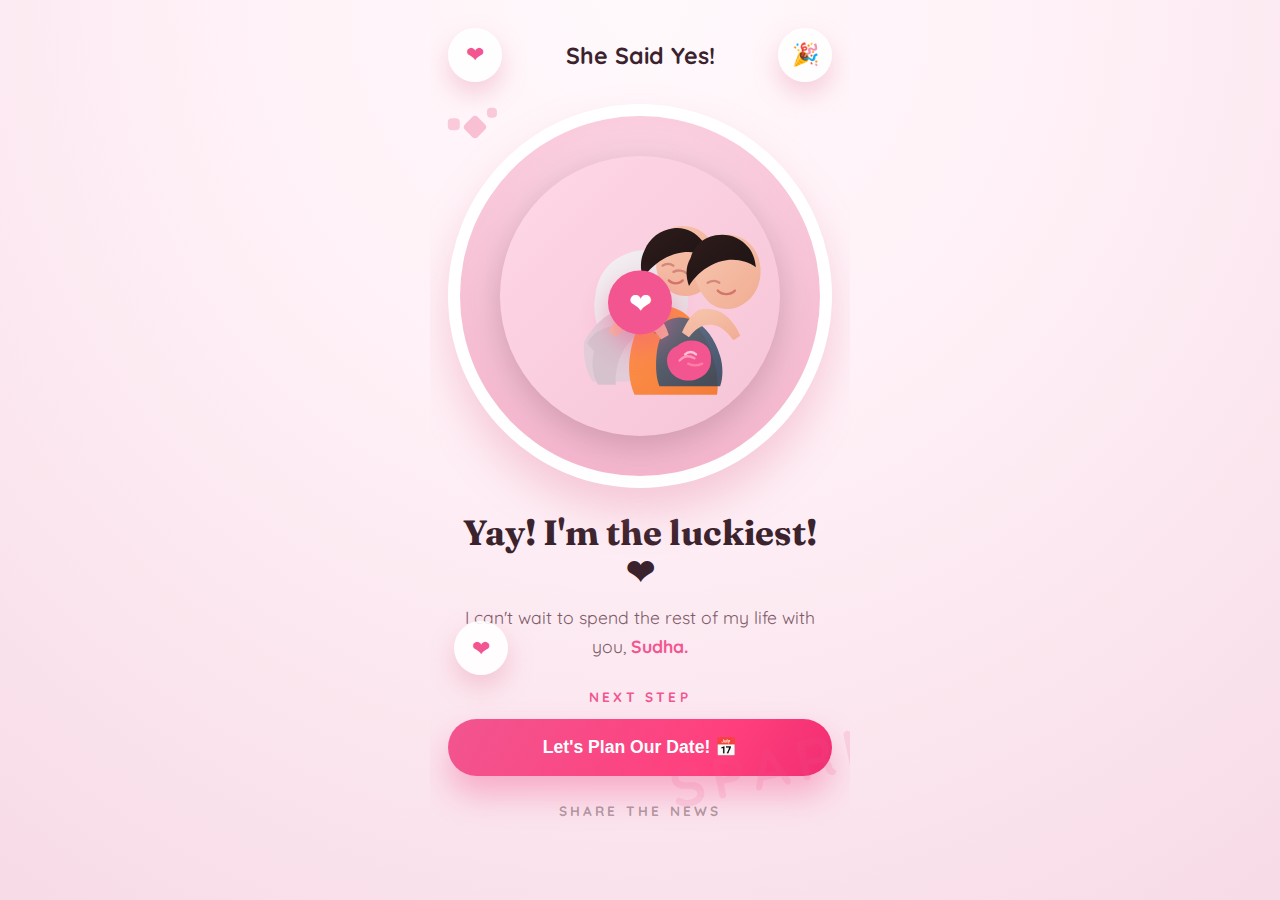
<file: thankyou.html>
﻿<!DOCTYPE html>
<html lang="en">
  <head>
    <meta charset="UTF-8" />
    <meta name="viewport" content="width=device-width, initial-scale=1.0" />
    <title>She Said Yes!</title>
    <link rel="stylesheet" href="css/lastpage.css" />
  </head>
  <body>
    <main class="yes-page">
      <header class="yes-header">
        <button class="icon-bubble" type="button" aria-label="Love">
          <span aria-hidden="true">&#10084;</span>
        </button>
        <h2>She Said Yes!</h2>
        <button class="icon-bubble confetti" type="button" aria-label="Celebrate">
          <span aria-hidden="true">&#127881;</span>
        </button>
      </header>

      <span class="sparkles" aria-hidden="true"></span>
      <span class="float-bubble" aria-hidden="true">&#10084;</span>

      <section class="hero">
        <div class="ring">
          <div class="hero-inner">
            <img src="assets/hug.svg" alt="A couple hugging" />
            <span class="hero-heart" aria-hidden="true">&#10084;</span>
          </div>
        </div>
      </section>

      <h1>Yay! I'm the luckiest! <span aria-hidden="true">&#10084;</span></h1>
      <p class="subtitle">
        I can't wait to spend the rest of my life with you,
        <span class="accent">Sudha.</span>
      </p>

      <p class="label">NEXT STEP</p>
      <button class="primary" type="button" onclick="location.href='date.html'">
        Let's Plan Our Date! <span aria-hidden="true">&#128197;</span>
      </button>

      <p class="label muted">SHARE THE NEWS</p>
    </main>

    <audio src="congratulations.mp3" autoplay loop preload="none"></audio>
  </body>
</html>
</file>
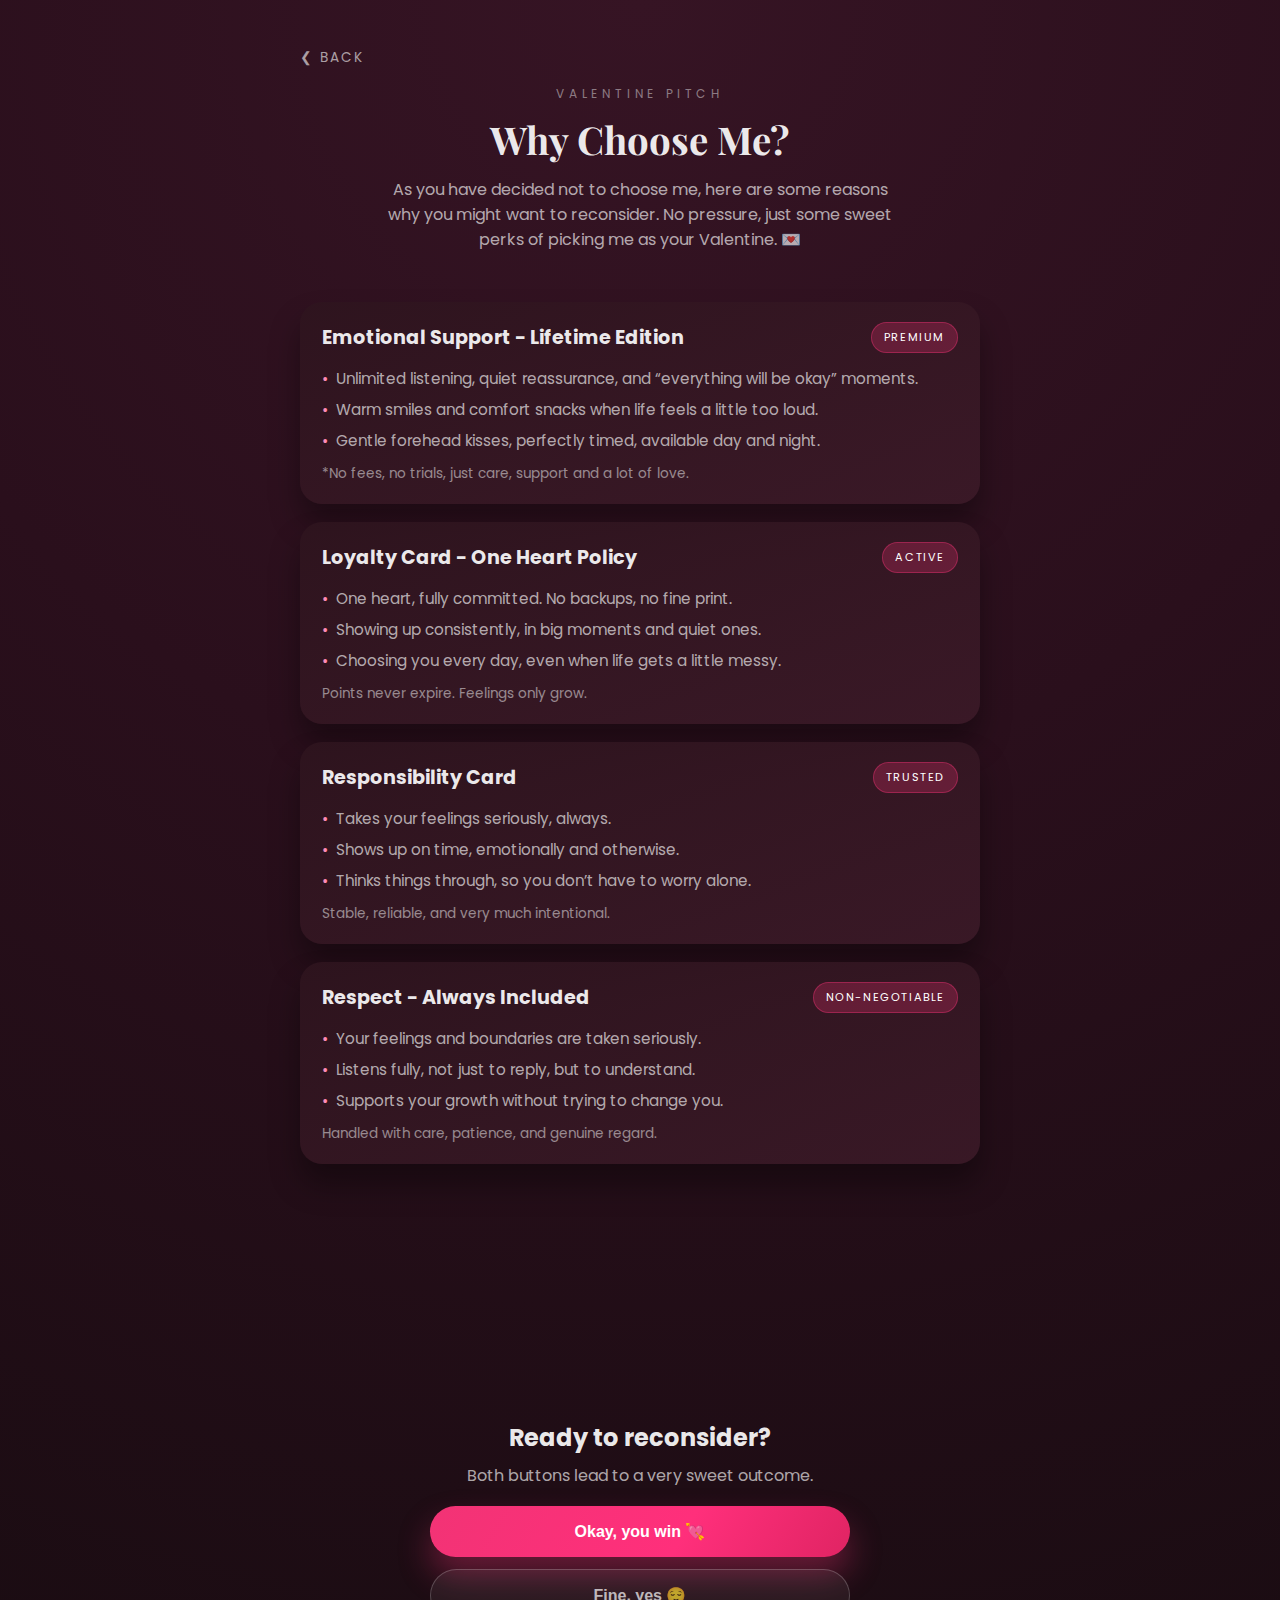
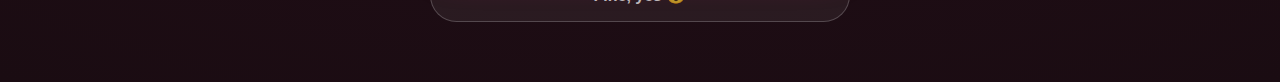
<file: whychoose.html>
﻿<!DOCTYPE html>
<html lang="en">
  <head>
    <meta charset="UTF-8" />
    <meta name="viewport" content="width=device-width, initial-scale=1.0" />
    <title>Why Choose Me?</title>
    <link rel="stylesheet" href="css/whychoose.css" />
  </head>
  <body>
    <main class="pitch">
      <header class="hero">
        <a class="back" href="question.html">&#10094; Back</a>
        <div class="title-wrap">
          <p class="eyebrow">VALENTINE PITCH</p>
          <h1>Why Choose Me?</h1>
          <p class="subtitle">
            As you have decided not to choose me, here are some reasons why you might want to reconsider. No pressure, just some sweet perks of picking me as your Valentine. 💌
          </p>
        </div>
      </header>

      <section class="cards">
       <article class="card reveal">
  <div class="card-top">
    <h2>Emotional Support - Lifetime Edition</h2>
    <span class="badge">Premium</span>
  </div>
  <ul>
    <li>Unlimited listening, quiet reassurance, and “everything will be okay” moments.</li>
    <li>Warm smiles and comfort snacks when life feels a little too loud.</li>
    <li>Gentle forehead kisses, perfectly timed, available day and night.</li>
  </ul>
  <p class="footnote">*No fees, no trials, just care, support and a lot of love.</p>
</article>


        <article class="card reveal">
  <div class="card-top">
    <h2>Loyalty Card - One Heart Policy</h2>
    <span class="toggle" aria-hidden="true">ACTIVE</span>
  </div>
  <ul>
    <li>One heart, fully committed. No backups, no fine print.</li>
    <li>Showing up consistently, in big moments and quiet ones.</li>
    <li>Choosing you every day, even when life gets a little messy.</li>
  </ul>
  <p class="footnote">Points never expire. Feelings only grow.</p>
</article>


        <article class="card reveal">
  <div class="card-top">
    <h2>Responsibility Card</h2>
    <span class="badge">Trusted</span>
  </div>
  <ul>
    <li>Takes your feelings seriously, always.</li>
    <li>Shows up on time, emotionally and otherwise.</li>
    <li>Thinks things through, so you don’t have to worry alone.</li>
  </ul>
  <p class="footnote">Stable, reliable, and very much intentional.</p>
</article>


        <article class="card reveal">
  <div class="card-top">
    <h2>Respect - Always Included</h2>
    <span class="badge">Non-Negotiable</span>
  </div>
  <ul>
    <li>Your feelings and boundaries are taken seriously.</li>
    <li>Listens fully, not just to reply, but to understand.</li>
    <li>Supports your growth without trying to change you.</li>
  </ul>
  <p class="footnote">Handled with care, patience, and genuine regard.</p>
</article>


        <article class="card reveal">
  <div class="card-top">
    <h2>Commitment - No Exit Clause</h2>
    <span class="toggle" aria-hidden="true">Locked In</span>
  </div>
  <ul>
    <li>Choosing you, not just when it’s easy, but when it matters most.</li>
    <li>Staying present through growth, change, and everything in between.</li>
    <li>Building something real, steady, and meant to last.</li>
  </ul>
  <p class="footnote">This isn’t temporary, it’s forever.</p>
</article>

      </section>

      <section class="cta">
        <h3>Ready to reconsider?</h3>
        <p>Both buttons lead to a very sweet outcome.</p>
        <div class="cta-actions">
          <button class="btn primary" type="button" data-target="yes.html">
            Okay, you win 💘
          </button>
          <button class="btn ghost" type="button" data-target="yes.html">
            Fine, yes 😌
          </button>
        </div>
      </section>
    </main>

    <script>
      const cards = document.querySelectorAll(".card");
      const buttons = document.querySelectorAll(".btn");

      const observer = new IntersectionObserver(
        (entries) => {
          entries.forEach((entry) => {
            if (entry.isIntersecting) {
              entry.target.classList.add("in-view");
              const icon = entry.target.querySelector(".badge, .toggle");
              if (icon) {
                icon.classList.add("pulse");
              }
              observer.unobserve(entry.target);
            }
          });
        },
        { threshold: 0.2 }
      );

      cards.forEach((card) => observer.observe(card));

      buttons.forEach((button) => {
        button.addEventListener("click", (event) => {
          const ripple = document.createElement("span");
          ripple.className = "ripple";
          const rect = button.getBoundingClientRect();
          ripple.style.left = `${event.clientX - rect.left}px`;
          ripple.style.top = `${event.clientY - rect.top}px`;
          button.appendChild(ripple);
          setTimeout(() => ripple.remove(), 550);
          const target = button.getAttribute("data-target");
          setTimeout(() => {
            window.location.href = target;
          }, 200);
        });
      });
    </script>
  </body>
</html>
</file>
<file: css/valentine.css>
﻿@import url("https://fonts.googleapis.com/css2?family=Poppins:wght@400;500;600&family=Playfair+Display:wght@500;600&display=swap");

:root {
  --rose: #f23375;
  --rose-soft: #ff7aa7;
  --ink: rgba(255, 255, 255, 0.9);
  --muted: rgba(255, 255, 255, 0.6);
  --bg-light: #361424;
  --bg-mid: #2a0f1c;
  --bg-dark: #1a0c12;
  --glow: rgba(242, 51, 117, 0.35);
  --card: #1f1118;
}

* {
  box-sizing: border-box;
  margin: 0;
  padding: 0;
}

body {
  min-height: 100vh;
  display: flex;
  justify-content: center;
  background: radial-gradient(circle at top, var(--bg-light), var(--bg-mid) 45%, var(--bg-dark) 100%);
  background-size: 140% 140%;
  background-position: 50% 0%;
  animation: breathe 18s ease-in-out infinite;
  color: var(--ink);
  font-family: "Poppins", sans-serif;
  position: relative;
  overflow-x: hidden;
}

body::before {
  content: "";
  position: fixed;
  inset: 0;
  background-image: url("data:image/svg+xml,%3Csvg xmlns='http://www.w3.org/2000/svg' width='160' height='160' viewBox='0 0 160 160'%3E%3Cfilter id='n'%3E%3CfeTurbulence type='fractalNoise' baseFrequency='0.9' numOctaves='2' stitchTiles='stitch'/%3E%3C/filter%3E%3Crect width='160' height='160' filter='url(%23n)' opacity='0.3'/%3E%3C/svg%3E");
  opacity: 0.12;
  mix-blend-mode: soft-light;
  pointer-events: none;
  z-index: 0;
}

body::after {
  content: "";
  position: fixed;
  inset: -20% -10% -10% -10%;
  background: radial-gradient(circle at 30% 20%, rgba(255, 255, 255, 0.12), rgba(255, 255, 255, 0) 55%);
  mix-blend-mode: soft-light;
  opacity: 0.8;
  animation: lightShift 22s ease-in-out infinite;
  pointer-events: none;
  z-index: 0;
}

.cover {
  width: min(92vw, 480px);
  min-height: 100vh;
  padding: 78px 24px 56px;
  display: flex;
  flex-direction: column;
  align-items: center;
  text-align: center;
  position: relative;
  z-index: 1;
}

.heart {
  position: absolute;
  color: var(--rose-soft);
  opacity: 0.7;
}

.heart-top {
  top: 42px;
  left: 50%;
  transform: translateX(-50%);
  font-size: 1.5rem;
  color: var(--rose);
}

.heart-left {
  top: 150px;
  left: 36px;
  font-size: 2.2rem;
}

.heart-bottom {
  bottom: 210px;
  left: 44px;
  font-size: 1.3rem;
  opacity: 0.5;
}

.dedication {
  font-size: 0.9rem;
  letter-spacing: 0.4rem;
  text-transform: uppercase;
  color: var(--rose);
  margin-top: 24px;
  margin-bottom: 26px;
  font-weight: 500;
}

.rose-stage {
  position: relative;
  margin-bottom: 30px;
}

.rose-frame {
  width: min(70vw, 320px);
  aspect-ratio: 1 / 1;
  border-radius: 50%;
  background: radial-gradient(circle at 50% 35%, #2e1a24, #14070d 75%);
  border: 10px solid rgba(255, 255, 255, 0.18);
  box-shadow: 0 26px 40px rgba(0, 0, 0, 0.55);
  display: grid;
  place-items: center;
  overflow: hidden;
  position: relative;
}

.rose-stage::after {
  content: "";
  position: absolute;
  bottom: 12px;
  width: 60%;
  height: 16%;
  background: radial-gradient(ellipse at center, rgba(60, 26, 38, 0.35), rgba(60, 26, 38, 0) 70%);
  filter: blur(14px);
  opacity: 0;
  transform: scale(0.85);
  animation: shadowForm 2.6s ease forwards;
  animation-delay: 0.35s;
}

.rose {
  width: 100%;
  height: 100%;
  object-fit: cover;
  opacity: 0;
  filter: blur(12px) saturate(0.9);
  transform: translateY(14px) scale(0.98);
  animation: roseReveal 2.3s ease forwards;
  animation-delay: 0.15s;
}

.message {
  display: flex;
  flex-direction: column;
  align-items: center;
  gap: 8px;
  min-height: 110px;
  margin-bottom: 6px;
}

.typed {
  font-family: "Playfair Display", serif;
  font-size: 1.65rem;
  line-height: 1.25;
  color: var(--ink);
}

.typed .line {
  display: block;
}

.typed .accent {
  color: var(--rose);
}

.dots {
  display: flex;
  align-items: center;
  gap: 6px;
  margin-top: 2px;
}

.dots span {
  width: 6px;
  height: 6px;
  background: rgba(255, 255, 255, 0.25);
  border-radius: 999px;
}

.dots .mid {
  width: 20px;
  height: 6px;
  border-radius: 999px;
  background: rgba(242, 51, 117, 0.7);
}

.typed-heart {
  opacity: 0;
  font-size: 1.2rem;
  color: var(--rose);
}

.typed-heart.reveal {
  animation: heartFade 2.2s ease forwards;
}

.cta {
  margin-top: 28px;
  width: min(86vw, 350px);
  padding: 18px 28px;
  border-radius: 999px;
  border: none;
  background: linear-gradient(120deg, #f23375 0%, #ff2f7b 60%, #f02a6f 100%);
  color: #fff;
  font-size: 1.05rem;
  font-weight: 600;
  display: inline-flex;
  align-items: center;
  justify-content: center;
  gap: 12px;
  box-shadow: 0 18px 34px var(--glow);
  cursor: pointer;
  animation: ctaPulse 6s ease-in-out infinite;
}

.cta-icon {
  width: 22px;
  height: 22px;
  display: grid;
  place-items: center;
}

.cta-icon svg {
  width: 100%;
  height: 100%;
}

.signature {
  margin-top: 16px;
  font-size: 0.88rem;
  color: rgba(255, 255, 255, 0.45);
}

.microcopy {
  margin-top: 6px;
  font-size: 0.85rem;
  color: rgba(255, 255, 255, 0.45);
}

.page-turn {
  position: fixed;
  inset: -10% -10% -10% -10%;
  background: linear-gradient(120deg, rgba(26, 12, 18, 0) 0%, rgba(42, 15, 28, 0.95) 45%, #3b1426 70%, #2a0f1c 100%);
  transform: translateX(110%) rotate(-8deg);
  transform-origin: left center;
  opacity: 0;
  pointer-events: none;
  z-index: 5;
}

.page-turn.active {
  animation: pageTurn 0.9s ease forwards;
}

body.turning .cover {
  opacity: 0;
  transform: translateY(10px) scale(0.98);
  transition: opacity 0.6s ease, transform 0.8s ease;
}

@keyframes breathe {
  0%,
  100% {
    background-size: 130% 130%;
    background-position: 50% 0%;
  }
  50% {
    background-size: 150% 150%;
    background-position: 50% 12%;
  }
}

@keyframes lightShift {
  0%,
  100% {
    transform: translate(0, 0);
    opacity: 0.85;
  }
  50% {
    transform: translate(6%, 5%);
    opacity: 1;
  }
}

@keyframes roseReveal {
  from {
    opacity: 0;
    filter: blur(12px) saturate(0.9);
    transform: translateY(14px) scale(0.98);
  }
  to {
    opacity: 1;
    filter: blur(0) saturate(1);
    transform: translateY(0) scale(1);
  }
}

@keyframes shadowForm {
  0% {
    opacity: 0;
    transform: scale(0.8);
  }
  100% {
    opacity: 0.25;
    transform: scale(1);
  }
}

@keyframes heartFade {
  0% {
    opacity: 0;
    transform: scale(0.6);
  }
  40% {
    opacity: 1;
    transform: scale(1);
  }
  100% {
    opacity: 0;
    transform: scale(1.05);
  }
}

@keyframes ctaPulse {
  0%,
  100% {
    transform: scale(1);
  }
  50% {
    transform: scale(1.03);
  }
}

@keyframes pageTurn {
  0% {
    opacity: 0;
    transform: translateX(110%) rotate(-8deg);
  }
  40% {
    opacity: 1;
  }
  100% {
    opacity: 1;
    transform: translateX(-10%) rotate(0deg);
  }
}

@media (max-width: 480px) {
  .cover {
    padding: 70px 18px 48px;
  }

  .dedication {
    letter-spacing: 0.3rem;
  }

  .typed {
    font-size: 1.45rem;
  }
}

@media (prefers-reduced-motion: reduce) {
  body {
    animation: none;
  }

  * {
    animation-duration: 0.01ms !important;
    animation-iteration-count: 1 !important;
    transition-duration: 0.01ms !important;
  }
}
</file>
<file: css/activities.css>
body {
  text-align: center;
  margin-top: 30px;
  font-family: "Courier";
  background-color: #fff5e4;
  color: #ff9494;
}
#activityquestion {
  font-size: 50px;
  margin-bottom: 30px;
}
.activity-item {
  display: inline-block;
  margin: 10px;
  vertical-align: top;
  color: #ff9494;
}
.activity-item img {
  height: 200px;
  width: 200px;
  border-radius: 50%;
  border: 5px solid #ff9494;
  object-fit: cover;
  padding: 10px;
}
.activity-item label {
  display: block;
}
.button {
  padding: 10px 20px;
  font-size: 18px;
  cursor: pointer;
  margin: 10px;
  font-family: "courier";
  margin-bottom: 20px;
  background-color: #ffe3e1;
  color: #e67373;
  border-radius: 12px;
  border: 2px solid #ffe3e1;
}
</file>
<file: css/date.css>
﻿@import url("https://fonts.googleapis.com/css2?family=Fraunces:wght@600;700&family=Quicksand:wght@500;700&display=swap");

:root {
  --bg-soft: #fff1f7;
  --bg-warm: #f5d7e3;
  --accent: #f2558f;
  --accent-strong: #f31e6c;
  --text: #3b232d;
  --muted: #7e5b69;
  --pill: #ffd9e8;
  --shadow: rgba(226, 128, 160, 0.35);
}

* {
  box-sizing: border-box;
  margin: 0;
  padding: 0;
}

body {
  min-height: 100vh;
  display: flex;
  justify-content: center;
  background: radial-gradient(circle at top, #fff9fc 0%, var(--bg-soft) 40%, var(--bg-warm) 100%);
  color: var(--text);
  font-family: "Quicksand", sans-serif;
}

.date-page {
  width: min(92vw, 420px);
  padding: 26px 18px 44px;
  text-align: center;
  position: relative;
  overflow: hidden;
}

.date-page::after {
  content: "SPARK";
  position: absolute;
  right: -40px;
  bottom: 120px;
  font-size: 3.4rem;
  letter-spacing: 0.55rem;
  color: rgba(242, 85, 143, 0.12);
  font-weight: 700;
  transform: rotate(-12deg);
  z-index: 0;
}

.date-header {
  display: grid;
  grid-template-columns: 54px 1fr 54px;
  align-items: center;
  gap: 12px;
  animation: fadeUp 0.7s ease both;
}

.icon-button {
  width: 54px;
  height: 54px;
  border-radius: 50%;
  border: none;
  background: rgba(255, 255, 255, 0.9);
  color: var(--accent-strong);
  display: grid;
  place-items: center;
  font-size: 24px;
  box-shadow: 0 12px 24px var(--shadow);
  cursor: pointer;
  transition: transform 0.2s ease, box-shadow 0.2s ease;
}

.icon-button:hover {
  transform: translateY(-2px);
  box-shadow: 0 16px 28px rgba(226, 128, 160, 0.45);
}

.spacer {
  height: 1px;
}

.hero {
  margin-top: 24px;
  animation: fadeUp 0.8s ease both;
  animation-delay: 0.1s;
  position: relative;
  z-index: 1;
}

.hero-card {
  position: relative;
  border-radius: 36px;
  background: linear-gradient(160deg, #f8b0c2 0%, #f08aa2 50%, #d16c7c 100%);
  padding: 18px;
  box-shadow: 0 28px 45px rgba(170, 88, 110, 0.45);
}

.hero-inner {
  background: rgba(255, 255, 255, 0.65);
  border-radius: 28px;
  padding: 18px;
  display: grid;
  place-items: center;
}

.hero-inner img {
  width: 88%;
  height: auto;
  filter: drop-shadow(0 16px 24px rgba(83, 24, 44, 0.25));
}

.hero-date {
  align-self: flex-start;
  width: 100%;
  text-align: left;
  margin-top: 12px;
  font-size: 0.95rem;
  letter-spacing: 0.25rem;
  color: rgba(255, 255, 255, 0.8);
  font-weight: 600;
}

.calendar-badge {
  position: absolute;
  top: 24px;
  right: 24px;
  width: 64px;
  height: 64px;
  border-radius: 50%;
  background: var(--accent-strong);
  display: grid;
  place-items: center;
  color: #fff;
  font-size: 28px;
  box-shadow: 0 14px 26px rgba(242, 85, 143, 0.45);
}

.pill {
  margin-top: 24px;
  display: inline-block;
  padding: 8px 20px;
  background: var(--pill);
  color: var(--accent-strong);
  border-radius: 999px;
  font-weight: 700;
  letter-spacing: 0.05rem;
  animation: fadeUp 0.8s ease both;
  animation-delay: 0.2s;
}

h1 {
  margin-top: 18px;
  font-family: "Fraunces", serif;
  font-size: 2.2rem;
  line-height: 1.15;
  animation: fadeUp 0.8s ease both;
  animation-delay: 0.25s;
}

.accent {
  color: var(--accent-strong);
}

.subtitle {
  margin-top: 12px;
  font-size: 1.1rem;
  color: var(--muted);
  line-height: 1.6;
  animation: fadeUp 0.8s ease both;
  animation-delay: 0.3s;
}

.actions {
  margin-top: 24px;
  display: grid;
  gap: 14px;
  animation: fadeUp 0.8s ease both;
  animation-delay: 0.35s;
}

.cta {
  width: 100%;
  padding: 18px 22px;
  border-radius: 999px;
  border: 2px solid transparent;
  font-size: 1.05rem;
  font-weight: 700;
  cursor: pointer;
  display: flex;
  align-items: center;
  justify-content: center;
  gap: 10px;
  transition: transform 0.2s ease, box-shadow 0.2s ease;
}

.cta.primary {
  background: linear-gradient(120deg, #f2558f 0%, #ff3f7d 70%, #f02d71 100%);
  color: #fff;
  box-shadow: 0 18px 32px rgba(242, 85, 143, 0.4);
}

.cta.primary:hover {
  transform: translateY(-2px);
  box-shadow: 0 22px 36px rgba(242, 85, 143, 0.45);
}

.cta.ghost {
  background: #fff;
  border-color: #f6c7d7;
  color: var(--text);
  box-shadow: 0 12px 24px rgba(230, 180, 196, 0.25);
}

.cta.ghost:hover {
  transform: translateY(-1px);
}

.footer-mark {
  margin-top: 30px;
  display: flex;
  align-items: center;
  justify-content: center;
  gap: 12px;
  color: rgba(242, 85, 143, 0.5);
  font-weight: 700;
  letter-spacing: 0.3rem;
  font-size: 0.85rem;
  animation: fadeUp 0.8s ease both;
  animation-delay: 0.45s;
}

.footer-mark .line {
  width: 48px;
  height: 2px;
  background: rgba(242, 85, 143, 0.4);
}

@keyframes fadeUp {
  from {
    opacity: 0;
    transform: translateY(18px);
  }
  to {
    opacity: 1;
    transform: translateY(0);
  }
}

@media (max-width: 420px) {
  .date-page {
    padding: 22px 14px 40px;
  }

  h1 {
    font-size: 2rem;
  }

  .calendar-badge {
    width: 56px;
    height: 56px;
    font-size: 24px;
  }
}

@media (prefers-reduced-motion: reduce) {
  * {
    animation-duration: 0.01ms !important;
    animation-iteration-count: 1 !important;
    transition-duration: 0.01ms !important;
  }
}
</file>
<file: css/dateinvite.css>
﻿@import url("https://fonts.googleapis.com/css2?family=Poppins:wght@400;500;600;700&family=Playfair+Display:wght@600;700&display=swap");

:root {
  --bg-dark: #1a0c12;
  --bg-mid: #2a0f1c;
  --bg-light: #361424;
  --accent: #f23375;
  --accent-soft: #ff7aa7;
  --ink: rgba(255, 255, 255, 0.92);
  --muted: rgba(255, 255, 255, 0.6);
}

* {
  box-sizing: border-box;
  margin: 0;
  padding: 0;
}

body {
  min-height: 100vh;
  display: flex;
  justify-content: center;
  background: radial-gradient(circle at top, var(--bg-light), var(--bg-mid) 45%, var(--bg-dark) 100%);
  color: var(--ink);
  font-family: "Poppins", sans-serif;
}

.invite {
  width: min(92vw, 480px);
  min-height: 100vh;
  padding: 28px 20px 40px;
}

.invite-content.hidden {
  display: none;
}

.invite-header {
  display: grid;
  grid-template-columns: 40px 1fr 40px;
  align-items: center;
  align-items: center;
  margin-bottom: 18px;
}

.back-button {
  width: 36px;
  height: 36px;
  border-radius: 50%;
  border: none;
  background: transparent;
  color: var(--muted);
  font-size: 20px;
  cursor: pointer;
  display: grid;
  place-items: center;
}

.brand {
  display: inline-flex;
  align-items: center;
  gap: 8px;
  font-weight: 600;
  justify-self: center;
}

.brand-heart {
  color: var(--accent);
  font-size: 1.1rem;
}

.menu {
  color: rgba(255, 255, 255, 0.35);
  font-size: 1.4rem;
  justify-self: end;
}

.calendar-card {
  background: #23121a;
  border-radius: 36px;
  padding: 24px 22px 26px;
  box-shadow: 0 24px 40px rgba(0, 0, 0, 0.45);
  position: relative;
  overflow: hidden;
}

.calendar-top {
  display: grid;
  grid-template-columns: 32px 1fr 32px;
  align-items: center;
  text-align: center;
  margin-bottom: 14px;
}

.calendar-top h2 {
  font-size: 1.2rem;
  font-weight: 600;
  color: var(--ink);
}

.nav {
  width: 28px;
  height: 28px;
  border-radius: 50%;
  border: none;
  background: transparent;
  color: var(--muted);
  cursor: pointer;
  font-size: 1rem;
}

.calendar-grid {
  display: grid;
  grid-template-columns: repeat(7, 1fr);
  gap: 10px 0;
  text-align: center;
  font-size: 0.95rem;
}

.day {
  color: rgba(255, 255, 255, 0.4);
  font-weight: 600;
  margin-bottom: 4px;
}

.date {
  padding: 6px 0;
  color: rgba(255, 255, 255, 0.72);
}

.date.highlight {
  width: 40px;
  height: 40px;
  margin: 0 auto;
  border-radius: 50%;
  background: var(--accent);
  color: #fff;
  display: grid;
  place-items: center;
  font-weight: 600;
  position: relative;
  box-shadow: 0 12px 20px rgba(242, 51, 117, 0.35);
}

.date.highlight::after {
  content: "";
  position: absolute;
  width: 14px;
  height: 14px;
  border-radius: 50%;
  background: var(--accent);
  top: -6px;
  right: -6px;
}

.float-heart {
  position: absolute;
  top: 38px;
  right: 36px;
  width: 90px;
  height: 90px;
  border-radius: 50%;
  background: rgba(242, 51, 117, 0.18);
}

.float-heart::after {
  content: "";
  position: absolute;
  width: 90px;
  height: 90px;
  background: rgba(242, 51, 117, 0.12);
  border-radius: 50%;
  transform: translate(-24px, -10px);
}

.copy {
  text-align: center;
  margin-top: 26px;
}

.copy h1 {
  font-family: "Playfair Display", serif;
  font-size: 2rem;
  margin-bottom: 12px;
}

.copy p {
  font-size: 1.05rem;
  color: var(--muted);
}

.actions {
  margin-top: 30px;
  display: grid;
  gap: 16px;
}

.cta {
  width: 100%;
  padding: 18px 22px;
  border-radius: 999px;
  border: none;
  font-size: 1.05rem;
  font-weight: 600;
  cursor: pointer;
}

.cta:disabled {
  opacity: 0.6;
  cursor: not-allowed;
}

.cta.primary {
  background: linear-gradient(120deg, var(--accent) 0%, #ff2f7b 60%, #e02463 100%);
  color: #fff;
  box-shadow: 0 18px 32px rgba(242, 51, 117, 0.35);
}

.cta.ghost {
  background: #2a131f;
  color: rgba(255, 255, 255, 0.7);
}

.scan {
  display: none;
  min-height: 70vh;
  text-align: center;
  flex-direction: column;
  justify-content: center;
  gap: 18px;
}

.scan.active {
  display: flex;
}

.scan h2 {
  font-size: 1.4rem;
  color: var(--ink);
}

.scan-message {
  color: var(--muted);
  font-size: 1rem;
}

.scan-bar {
  width: 100%;
  max-width: 320px;
  height: 10px;
  border-radius: 999px;
  background: rgba(255, 255, 255, 0.12);
  overflow: hidden;
  margin: 0 auto;
}

.scan-fill {
  height: 100%;
  width: 45%;
  background: linear-gradient(120deg, var(--accent), #ff2f7b);
  border-radius: 999px;
  transition: width 0.6s ease;
  display: block;
  will-change: transform;
}

.scan-fill.animate {
  animation: scanMove 1.2s linear infinite;
}

.scan-fill.complete {
  width: 100%;
  animation: none;
}

.scan-result {
  color: var(--ink);
  font-size: 1.05rem;
  opacity: 0;
  transition: opacity 0.4s ease;
}

.scan-result.show {
  opacity: 1;
}

.scan-actions {
  display: grid;
  gap: 12px;
  opacity: 0;
  transition: opacity 0.4s ease;
}

.scan-actions.show {
  opacity: 1;
}

@media (max-width: 420px) {
  .copy h1 {
    font-size: 1.7rem;
  }

  .calendar-card {
    padding: 20px 18px 24px;
  }
}

@keyframes scanMove {
  0% {
    transform: translateX(-80%);
  }
  50% {
    transform: translateX(80%);
  }
  100% {
    transform: translateX(-80%);
  }
}
</file>
<file: css/dessert.css>
body {
  text-align: center;
  margin-top: 30px;
  font-family: courier;
  background-color: #fff5e4;
  color: #ff9494;
}
#dessertquestion {
  font-size: 50px;
  margin-bottom: 30px;
  font-weight: bold;
}
.dessert-item {
  display: inline-table;
  margin: 10px;
  vertical-align: top;
  color: #ff9494;
}
.dessert-item img {
  height: 200px;
  width: 200px;
  border-radius: 50%;
  border: 5px solid #ff9494;
  object-fit: cover;
  padding: 10px;
}
.dessert-item label {
  display: block;
}
.button {
  padding: 10px 20px;
  font-size: 18px;
  cursor: pointer;
  margin: 10px;
  font-family: "courier";
  margin-bottom: 20px;
  background-color: #ffe3e1;
  color: #e67373;
  border-radius: 12px;
  border: 2px solid #ffe3e1;
}
</file>
<file: css/final.css>
﻿@import url("https://fonts.googleapis.com/css2?family=Poppins:wght@400;500;600;700&family=Playfair+Display:wght@600;700&family=Sacramento&display=swap");

:root {
  --paper: #fff7ee;
  --paper-warm: #f6ede2;
  --accent: #f23375;
  --accent-soft: #f7b3ca;
  --ink: #2f1d24;
  --muted: rgba(47, 29, 36, 0.6);
}

* {
  box-sizing: border-box;
  margin: 0;
  padding: 0;
}

body {
  min-height: 100vh;
  display: flex;
  justify-content: center;
  background: radial-gradient(circle at top, #fff8f1, var(--paper) 55%, var(--paper-warm) 100%);
  color: var(--ink);
  font-family: "Poppins", sans-serif;
}

.final {
  width: min(92vw, 480px);
  min-height: 100vh;
  padding: 36px 22px 48px;
  text-align: center;
}

.eyebrow {
  font-size: 0.8rem;
  letter-spacing: 0.35rem;
  color: #f4a6bb;
  margin-bottom: 32px;
}

.icons {
  display: flex;
  justify-content: center;
  gap: 18px;
  margin-bottom: 22px;
  color: #f2a3bb;
  font-size: 2rem;
}

.icons .bulb {
  color: #f0b238;
  font-size: 1.8rem;
}

.progress {
  position: relative;
  width: 100%;
  max-width: 320px;
  height: 16px;
  margin: 0 auto;
  border-radius: 999px;
  background: #f7d9e5;
  overflow: hidden;
  box-shadow: inset 0 0 0 1px rgba(242, 51, 117, 0.2);
}

.progress .bar {
  width: 70%;
  height: 100%;
  background: repeating-linear-gradient(
    135deg,
    #f23375 0,
    #f23375 10px,
    #f46a98 10px,
    #f46a98 18px
  );
}

.progress .heart {
  position: absolute;
  right: 80px;
  top: -8px;
  background: #fff;
  color: #f23375;
  width: 28px;
  height: 28px;
  border-radius: 50%;
  display: grid;
  place-items: center;
  box-shadow: 0 8px 14px rgba(242, 51, 117, 0.35);
}

.loading {
  margin-top: 12px;
  color: #f23375;
  font-size: 1rem;
  letter-spacing: 0.1rem;
}

h1 {
  margin-top: 26px;
  font-family: "Playfair Display", serif;
  font-size: 1.8rem;
  line-height: 1.4;
}

.sub {
  margin-top: 12px;
  color: var(--muted);
  font-size: 1.05rem;
  line-height: 1.6;
}

.hand {
  margin: 30px auto 20px;
  width: 70px;
  height: 70px;
  border-radius: 50%;
  background: #f6c1d4;
  display: grid;
  place-items: center;
  color: #f23375;
  font-size: 1.6rem;
}

.thanks {
  color: var(--muted);
  font-size: 1rem;
  margin-top: 8px;
}

.name {
  font-family: "Sacramento", cursive;
  font-size: 2rem;
  color: #f23375;
  margin-top: 6px;
}

.cta {
  margin-top: 30px;
  width: 100%;
  padding: 18px 22px;
  border-radius: 999px;
  border: none;
  background: #2b151c;
  color: #fff;
  font-size: 1rem;
  font-weight: 600;
  cursor: pointer;
  display: inline-flex;
  align-items: center;
  justify-content: center;
  gap: 12px;
  box-shadow: 0 18px 30px rgba(43, 21, 28, 0.3);
}

@media (max-width: 420px) {
  h1 {
    font-size: 1.6rem;
  }

  .final {
    padding: 32px 18px 42px;
  }
}
</file>
<file: css/food.css>
body {
  text-align: center;
  margin-top: 30px;
  font-family: "Courier";
  background-color: #fff5e4;
  color: #ff9494;
}
#foodquestion {
  font-size: 50px;
  margin-bottom: 30px;
}
.food-item {
  display: inline-block;
  margin: 10px;
  vertical-align: top;
  color: #ff9494;
}
.food-item img {
  height: 200px;
  width: 200px;
  border-radius: 50%;
  border: 5px solid #ff9494;
  object-fit: cover;
  padding: 10px;
}
.food-item label {
  display: block;
}
.button {
  padding: 10px 20px;
  font-size: 18px;
  cursor: pointer;
  margin: 10px;
  font-family: "courier";
  margin-bottom: 20px;
  background-color: #ffe3e1;
  color: #e67373;
  border-radius: 12px;
  border: 2px solid #ffe3e1;
}
</file>
<file: css/flower.css>
*,
*::after,
*::before{
    padding: 0;
    margin: 0;
    box-sizing: border-box;
}

:root{
    --color-bg: linear-gradient(to top,#010329,#000005);
    --color-glass:linear-gradient(to left,#142544,#1a9092);
    --color-water:linear-gradient(to left,#142544,#1b6d6e);
}

body{
    background-color: #FFF5E4;
    min-height: 100vh;
    display: flex;
    flex-direction: column; /* Change the direction to column */
    align-items: center;
    justify-content: flex-start; /* Align items to the start of the container */
    overflow: hidden;
	color: #FF9494;
	font-family: courier;
}

#thankyou {
    width: 100%; /* Ensure it spans the full width */
    text-align: center; /* Keep the text centered */
    margin-top: 20px; /* Add some space at the top */
    z-index: 1000; /* Ensure it's above other elements if needed */
    position: relative; /* Adjust based on layout needs */
	margin-bottom: 400px;
	font-size: 50px;
}

.flower{
    position: relative;
}

.flower__glass{
    width:20vmin;
    height: 30vmin;
    background-image: var(--color-glass);
    clip-path: polygon(0 0, 100% 0, 85% 100%, 15% 100%);
    opacity: .8;
    position: relative;
}

.flower__glass::after{
    content: '';
    position: absolute;
    bottom: 0;
    left: 0;
    background-color: #182843;
    width: 100%;
    height: 2vmin;
}

.flower__glass::before{
    content: '';
    position: absolute;
    bottom: 0;
    left: 0;
    background-image: var(--color-water);
    width: 100%;
    height: 15vmin;
}

.f-wrapper{
    position: absolute;
    left: 45%;
    bottom: 2vmin;
}

.f-wrapper--2{
    left: 50%;
    bottom: 5%;
    transform-origin: 10% left;
    transform: rotate(20deg);
}

.f-wrapper--3{
    left: 30%;
    bottom: 5%;
    transform-origin: 10% left;
    transform: rotate(-10deg);
}

.f-wrapper--3 .flower__line{
    height: 45vmin;
    position: relative;
}

.f-wrapper--3 .flower__line::after{
    content: '';
    position: absolute;
    left:0;
    top: 0;
    width: 6vmin;
    height: 6vmin;
    transform: translate(-69%,-30%) rotate(-5deg);
    border-radius:10vmin 10vmin 0 0;
    border: 2vmin solid  #104d4e;
    border-bottom: transparent;
    border-left: transparent;
}

.f-wrapper--3 .flower__line::before{
    content: '';
    position: absolute;
    left:-40%;
    top: -1%;
    width: 6vmin;
    height: 2vmin;
    transform-origin: right;
    transform: translate(-100%,-80%) rotate(-20deg);
    background-color: #104d4e;
    border-radius: 2vmin;
}

.f-wrapper--3 .flower__line{
    background-image: linear-gradient(to top,#142544,#104d4e);
}


.f-wrapper--2 .flower__line{
    height: 45vmin;
}

.f-wrapper--2 .f{
    transform: translateX(-50%) rotate(20deg);
}

.f-wrapper--3 .f{
    transform: translate(-350%,-50%) rotate(-120deg);
}

.f-wrapper--2 .flower__leaf:not(:first-child){
    width: 3.8vmin;
    height: 10vmin;
    background-image: linear-gradient(to bottom, #ff43b6 ,#c22887, #1a233a 99%);
}

.f-wrapper--3 .flower__leaf:not(:first-child){
    width: 3.8vmin;
    height: 10vmin;
    background-image: linear-gradient(to bottom, #ad2be0 ,#712291, #1a233a 99%);
}

.f-wrapper--3 .flower__leaf--1{
    width: 8vmin;
    height: 10vmin;
    bottom: 2vmin;
    background-color: #ad2be0;
}

.f-wrapper--2 .flower__leaf--1{
    width: 8vmin;
    height: 10vmin;
    bottom: 2vmin;
    background-color: #de118b;
}

.f-wrapper--2 .f .flower__leaf--8{
    width: 10vmin;
    height: 9vmin;
    bottom: 3vmin;
    left: -30%;
    transform: rotate(-50deg);
    background-image: linear-gradient(to left bottom, #ff43b6 ,#4d1337);;
}

.f-wrapper--3 .f .flower__leaf--8{
    width: 10vmin;
    height: 9vmin;
    left: -10% !important;
    background-image: linear-gradient(to left bottom, #ad2be0 ,#712291);;
}

.flower__line{
    width: 2vmin;
    height: 56vmin;
    background-image: linear-gradient(to left top,#82fdff 20%,#142544,#104d4e);
    border-radius: 4vmin;
}

.f{
    position: absolute;
    top: 1vmin;
    left: 50%;
    transform: translateX(-50%) rotate(-10deg);
    width: 2vmin;
    height: 2vmin;
}


.flower__leaf{
    position: absolute;
    left: 50%;
    bottom: 2vmin;
    transform: translateX(-50%);
    width: 5vmin;
    height: 14vmin;
    background-image: linear-gradient(to bottom, #ffa085 ,#fa7373, #1a233a 99%);

    clip-path: ellipse(50% 50% at 50% 50%);
    transform-origin: center bottom;
    animation: open-flower 2s 1s backwards;
}

.flower__leaf--1{
    width: 10vmin;
    height: 12vmin;
    bottom: 3vmin;
    border-radius: 50% 50% 50% 50% / 80% 80% 20% 20%;
    background-color: #e24f5f;
    background-image: none;
    animation: open-flowe--middle  1.4s 1s backwards;
}

.flower__leaf--2{
    transform: translateX(-50%) rotate(-30deg);
}
.flower__leaf--3{
    transform: translateX(-50%) rotate(-50deg);
}
.flower__leaf--4{
    transform: translateX(-50%) rotate(-70deg);
}

.flower__leaf--5{
    transform: translateX(-50%) rotate(30deg);
}

.flower__leaf--6{
    transform: translateX(-50%) rotate(50deg);
}

.flower__leaf--7{
    transform: translateX(-50%) rotate(70deg);
}

.flower__leaf--8{
    width: 13vmin;
    height: 11vmin;
    bottom: 6vmin;
    left: -30%;
    border-radius: none;
    clip-path: none;
    border-radius: 10vmin 2vmin 10vmin 2vmin;
    transform: rotate(-55deg);
    background-image: linear-gradient(to left bottom, #ffa085 ,#eb8b8b,#492f2f 98%);
}

.flower__fall-down--yellow{
    animation: flower-fall-down-yellow  8s 1.2s linear forwards;
}

.flower__fall-down--pink{
    animation: flower-fall-down-pink  5s 1.2s linear forwards;
}

.flower__fall-down--purple{
    bottom: 4vmin;
    animation:flower-fall-down-purple  6s 1.2s linear forwards, flower-falling 6s 7.2s linear infinite;
}


@keyframes open-flower{
        0%{
            transform:  translateX(-50%) rotate(0);
        }
}

@keyframes open-flowe--middle {
    0%{
        opacity: 0;
        transform: translateX(-50%) scale(0);
    }
}

@keyframes flower-fall-down-pink {

    0%{
        transform: rotate(-55deg);
    }

    50%{
        transform: rotateX(-100deg);
    }

    100%{
        transform:translate(2vmin,28vmin);
    }

}

@keyframes flower-fall-down-yellow {

    0%{
        transform: rotate(-55deg);
    }

    50%{
        bottom: 3vmin;
        transform: rotateX(-100deg);
    }

    100%{
        transform:translate(2vmin,70vmin) rotate(150deg);
    }

}

@keyframes flower-fall-down-purple {

    0%{
        transform: rotate(-50deg);
    }

    25%{
        bottom: 1vmin ;
        transform: rotateX(-100deg);
        perspective: 0px;
    }

    50%{
        perspective: 0px;
        transform:translate(-30vmin,2vmin) rotate(90deg);
    }

    75%{
        perspective: 0px;
        transform:translate(-34vmin,-2vmin);
    }

    100%{
        transform-origin: center;
        transform:translate(-34vmin,-2vmin) rotateY(-80deg) rotateX(35deg);
    }

}

@keyframes flower-falling {
    0%,100%{
        transform-origin: center;
        transform:translate(-34vmin,-2vmin) rotateY(-80deg) rotateX(35deg);
    }

    25%{
        transform-origin: center;
        transform:translate(-34.4vmin,-2vmin) rotateY(-84deg) rotateX(35deg);
    }

    50%{
        transform-origin: center;
        transform:translate(-32vmin,-4.2vmin) rotateY(-80deg) rotateX(35deg);
    }

    75%{
        transform-origin: center;
        transform:translate(-36vmin,1.1vmin) rotateY(-80deg) rotateX(35deg);
    }
}
</file>
<file: css/memorylane.css>
﻿@import url("https://fonts.googleapis.com/css2?family=Poppins:wght@400;500;600;700&family=Playfair+Display:wght@600;700&display=swap");

:root {
  --bg-dark: #1a0c12;
  --bg-mid: #2a0f1c;
  --bg-light: #361424;
  --accent: #f23375;
  --accent-soft: #ff7aa7;
  --ink: rgba(255, 255, 255, 0.9);
  --muted: rgba(255, 255, 255, 0.62);
  --card: #231219;
  --card-edge: #2f1722;
}

* {
  box-sizing: border-box;
  margin: 0;
  padding: 0;
}

body {
  min-height: 100vh;
  display: flex;
  justify-content: center;
  background: radial-gradient(circle at top, var(--bg-light), var(--bg-mid) 45%, var(--bg-dark) 100%);
  color: var(--ink);
  font-family: "Poppins", sans-serif;
}

.memory {
  width: min(92vw, 720px);
  min-height: 100vh;
  padding: 36px 18px 64px;
  position: relative;
}

.top-strip {
  display: flex;
  justify-content: flex-start;
  margin-bottom: 10px;
}

.back-link {
  color: var(--muted);
  text-decoration: none;
  font-size: 0.95rem;
  letter-spacing: 0.08rem;
  text-transform: uppercase;
}

.badge {
  width: 42px;
  height: 42px;
  border-radius: 14px;
  background: #2a1320;
  color: var(--accent);
  display: grid;
  place-items: center;
  margin: 8px auto 16px;
  box-shadow: 0 12px 24px rgba(0, 0, 0, 0.35);
}

.intro {
  text-align: center;
  margin-bottom: 18px;
}

.intro h2 {
  font-family: "Playfair Display", serif;
  font-size: 1.5rem;
  margin-bottom: 6px;
}

.intro p {
  color: var(--muted);
  font-size: 0.95rem;
  line-height: 1.6;
}

.timeline {
  display: flex;
  flex-direction: column;
  gap: 18px;
  position: relative;
  margin: 0 auto;
  max-width: 520px;
}

.timeline::before {
  content: "";
  position: absolute;
  left: 14px;
  top: 8px;
  bottom: 8px;
  width: 2px;
  background: rgba(255, 122, 167, 0.35);
}

.card {
  position: relative;
  padding: 18px 18px 20px 36px;
  border-radius: 20px;
  background: linear-gradient(160deg, var(--card), var(--card-edge));
  box-shadow: 0 18px 30px rgba(0, 0, 0, 0.35);
}

.card.highlight {
  border: 1px solid rgba(242, 51, 117, 0.35);
  background: linear-gradient(160deg, #2a121d, #31121f);
}

.pin {
  position: absolute;
  left: -6px;
  top: 20px;
  width: 32px;
  height: 32px;
  border-radius: 50%;
  background: #2a131f;
  color: var(--accent);
  display: grid;
  place-items: center;
  box-shadow: 0 10px 16px rgba(0, 0, 0, 0.3);
}

.eyebrow {
  font-size: 0.65rem;
  letter-spacing: 0.2rem;
  color: rgba(255, 255, 255, 0.55);
  margin-bottom: 8px;
}

.card h3 {
  font-size: 1.05rem;
  margin-bottom: 12px;
}

.photo {
  width: 100%;
  border-radius: 16px;
  overflow: hidden;
  background: #141015;
  margin-bottom: 12px;
}

.photo img {
  width: 100%;
  height: auto;
  display: block;
}

.quote {
  font-size: 0.85rem;
  color: rgba(255, 255, 255, 0.65);
  line-height: 1.6;
}

.cta {
  margin-top: 16px;
  width: 100%;
  padding: 14px 18px;
  border-radius: 999px;
  border: none;
  background: var(--accent);
  color: #fff;
  font-size: 0.95rem;
  font-weight: 600;
  cursor: pointer;
}

.continue {
  margin: 28px auto 12px;
  display: block;
  padding: 14px 22px;
  border-radius: 999px;
  border: 1px solid rgba(242, 51, 117, 0.4);
  background: transparent;
  color: var(--accent);
  font-size: 0.95rem;
  font-weight: 600;
  cursor: pointer;
}

.end {
  text-align: center;
  margin: 22px 0 6px;
  letter-spacing: 0.3rem;
  font-size: 0.65rem;
  color: rgba(255, 255, 255, 0.4);
}

@media (max-width: 420px) {
  .memory {
    padding: 24px 16px 56px;
  }

  .card {
    padding-left: 32px;
  }
}
</file>
<file: css/pause.css>
﻿@import url("https://fonts.googleapis.com/css2?family=Poppins:wght@400;500;600&family=Playfair+Display:wght@500;600&display=swap");

:root {
  --bg-dark: #1d0c14;
  --bg-mid: #2a0f1c;
  --bg-light: #3a1425;
  --rose: #f23375;
  --rose-soft: #ff7ba6;
  --text: rgba(255, 255, 255, 0.85);
  --muted: rgba(255, 255, 255, 0.55);
}

* {
  box-sizing: border-box;
  margin: 0;
  padding: 0;
}

body {
  min-height: 100vh;
  display: flex;
  justify-content: center;
  background: radial-gradient(circle at top, var(--bg-light), var(--bg-mid) 45%, var(--bg-dark) 100%);
  color: var(--text);
  font-family: "Poppins", sans-serif;
}

.moment {
  width: min(92vw, 460px);
  min-height: 100vh;
  padding: 32px 22px 36px;
  text-align: center;
  display: flex;
  flex-direction: column;
  align-items: center;
  position: relative;
}

.back-link {
  position: absolute;
  top: 54px;
  left: 22px;
  color: rgba(255, 255, 255, 0.55);
  text-decoration: none;
  font-size: 0.85rem;
  letter-spacing: 0.12rem;
  text-transform: uppercase;
}

.label {
  font-size: 0.85rem;
  letter-spacing: 0.3rem;
  color: rgba(255, 255, 255, 0.45);
  position: absolute;
  top: 22px;
  left: 22px;
}

.tiny-heart {
  color: #b62b54;
  position: absolute;
  top: 22px;
  right: 22px;
}

.message {
  margin-top: 150px;
  display: flex;
  flex-direction: column;
  gap: 16px;
}

h1 {
  font-family: "Playfair Display", serif;
  font-weight: 500;
  font-size: 1.7rem;
}

p {
  font-size: 1rem;
  color: var(--muted);
  line-height: 1.7;
}

.cursor {
  position: relative;
  padding-right: 10px;
}

.cursor::after {
  content: "";
  position: absolute;
  right: 2px;
  top: 6px;
  width: 2px;
  height: 20px;
  background: var(--rose);
  animation: blink 1s step-end infinite;
}

.actions {
  margin-top: 40px;
  display: grid;
  gap: 18px;
  width: min(80vw, 280px);
}

.primary {
  padding: 16px 20px;
  border-radius: 999px;
  border: none;
  background: #f23375;
  color: #fff;
  font-size: 1rem;
  font-weight: 600;
  cursor: pointer;
  box-shadow: 0 18px 30px rgba(242, 51, 117, 0.35);
  transform: none;
}

.ghost {
  padding: 12px 18px;
  border-radius: 999px;
  border: 1px solid rgba(255, 255, 255, 0.1);
  background: transparent;
  color: rgba(255, 255, 255, 0.35);
  font-size: 0.95rem;
  cursor: pointer;
}

.plea {
  margin-top: 10px;
  font-size: 0.9rem;
  color: rgba(255, 255, 255, 0.55);
  opacity: 0;
  transition: opacity 0.3s ease;
}

.plea.show {
  opacity: 1;
}

.sad-emoji {
  position: fixed;
  transform: translate(-50%, -50%);
  font-size: 1.6rem;
  pointer-events: none;
  animation: floatAngry 1.2s ease forwards;
  z-index: 5;
}

.progress {
  margin-top: auto;
  width: 70%;
  height: 3px;
  border-radius: 999px;
  background: rgba(255, 255, 255, 0.12);
  overflow: hidden;
  margin-bottom: 20px;
}

.progress .bar {
  display: block;
  width: 22%;
  height: 100%;
  background: var(--rose);
  border-radius: 999px;
}

.moment-footer {
  width: 100%;
  padding-top: 12px;
  border-top: 1px solid rgba(255, 255, 255, 0.08);
  display: flex;
  justify-content: center;
  gap: 80px;
  color: rgba(255, 255, 255, 0.4);
  font-size: 1.35rem;
}

.moment-footer .spark {
  color: var(--rose);
}

@keyframes blink {
  0%,
  100% {
    opacity: 1;
  }
  50% {
    opacity: 0;
  }
}

@keyframes floatAngry {
  0% {
    opacity: 0;
    transform: translate(-50%, -50%) scale(0.8);
  }
  30% {
    opacity: 1;
    transform: translate(-50%, -70px) scale(1);
  }
  100% {
    opacity: 0;
    transform: translate(-50%, -130px) scale(1.1);
  }
}

@media (max-width: 420px) {
  .message {
    margin-top: 120px;
  }

  h1 {
    font-size: 1.55rem;
  }
}
</file>
<file: css/plan.css>
@import url("https://fonts.googleapis.com/css2?family=Poppins:wght@400;500;600;700&family=Cormorant+Garamond:ital,wght@0,500;0,600;1,500;1,600&family=Playfair+Display:wght@600;700&display=swap");

:root {
  --bg-dark: #130910;
  --bg-mid: #241122;
  --bg-light: #3a1f37;
  --panel: rgba(26, 13, 24, 0.28);
  --accent: #f23375;
  --accent-soft: #ff9bc1;
  --ink: rgba(255, 255, 255, 0.92);
  --muted: rgba(255, 255, 255, 0.7);
  --line: rgba(242, 51, 117, 0.4);
}

* {
  box-sizing: border-box;
  margin: 0;
  padding: 0;
}

body {
  min-height: 100vh;
  display: flex;
  justify-content: center;
  color: var(--ink);
  font-family: "Poppins", sans-serif;
  background: radial-gradient(circle at 18% 0%, #4a2453 0%, var(--bg-light) 28%, var(--bg-mid) 58%, var(--bg-dark) 100%);
}

body::before {
  content: "";
  position: fixed;
  inset: 0;
  background: radial-gradient(circle at 88% 24%, rgba(255, 169, 210, 0.12), rgba(255, 169, 210, 0) 42%);
  pointer-events: none;
  z-index: 0;
}

.plan-page {
  position: relative;
  z-index: 1;
  width: min(94vw, 760px);
  padding: 28px 18px 62px;
  background: linear-gradient(150deg, rgba(255, 255, 255, 0.03), rgba(255, 255, 255, 0));
}

.hero {
  text-align: center;
  margin-bottom: 22px;
}

.back-link {
  display: inline-block;
  margin-bottom: 12px;
  color: rgba(255, 255, 255, 0.58);
  text-decoration: none;
  font-size: 0.86rem;
  letter-spacing: 0.11rem;
  text-transform: uppercase;
}

.starline {
  color: rgba(242, 51, 117, 0.8);
  letter-spacing: 0.38rem;
  font-size: 0.8rem;
  margin-bottom: 4px;
}

h1 {
  font-family: "Cormorant Garamond", serif;
  font-style: italic;
  font-size: 3rem;
  font-weight: 600;
  color: #ff6fa5;
}

.subtitle {
  margin-top: 2px;
  font-family: "Cormorant Garamond", serif;
  font-style: italic;
  color: var(--muted);
  font-size: 1.25rem;
}

.hero-divider {
  width: 140px;
  height: 1px;
  margin: 18px auto 18px;
  background: linear-gradient(90deg, rgba(242, 51, 117, 0), rgba(242, 51, 117, 0.45), rgba(242, 51, 117, 0));
}

.timeline {
  position: relative;
  padding-left: 48px;
  display: grid;
  gap: 24px;
}

.timeline::before {
  content: "";
  position: absolute;
  left: 14px;
  top: 12px;
  bottom: 12px;
  width: 2px;
  background: repeating-linear-gradient(
    180deg,
    var(--line) 0,
    var(--line) 4px,
    transparent 4px,
    transparent 10px
  );
}

.slot {
  position: relative;
  background: linear-gradient(150deg, var(--panel), rgba(255, 255, 255, 0.02));
  border: 1px solid rgba(242, 51, 117, 0.13);
  border-radius: 18px;
  padding: 16px 16px 14px;
  box-shadow: 0 12px 24px rgba(0, 0, 0, 0.25);
}

.slot::before {
  content: "\2665";
  position: absolute;
  left: -43px;
  top: 20px;
  width: 24px;
  height: 24px;
  border-radius: 50%;
  color: #fff;
  background: rgba(242, 51, 117, 0.28);
  border: 1px solid rgba(242, 51, 117, 0.55);
  box-shadow: 0 0 0 6px rgba(242, 51, 117, 0.12);
  font-size: 14px;
  display: grid;
  place-items: center;
}

.time {
  display: inline-block;
  font-size: 0.9rem;
  letter-spacing: 0.15rem;
  text-transform: uppercase;
  color: var(--accent-soft);
  margin-bottom: 8px;
  font-weight: 600;
}

.slot h2 {
  font-family: "Playfair Display", serif;
  font-size: 2rem;
  font-weight: 600;
  margin-bottom: 7px;
}

.desc {
  font-family: "Cormorant Garamond", serif;
  font-style: italic;
  font-size: 1.1rem;
  line-height: 1.45;
  color: rgba(255, 255, 255, 0.78);
}

.venue {
  margin-top: 10px;
  color: rgba(255, 255, 255, 0.58);
  font-size: 0.93rem;
  letter-spacing: 0.03rem;
}

.closing {
  margin-top: 34px;
  padding-top: 26px;
  border-top: 1px solid rgba(255, 255, 255, 0.16);
  text-align: center;
}

.quote {
  font-family: "Cormorant Garamond", serif;
  font-size: 1.9rem;
  font-style: italic;
  line-height: 1.35;
  color: rgba(255, 255, 255, 0.9);
}

.sign {
  margin-top: 14px;
  font-family: "Cormorant Garamond", serif;
  font-size: 2.4rem;
  font-style: italic;
  color: #ff6fa5;
}

.final-cta {
  margin-top: 20px;
  font-size: 2rem;
  font-family: "Cormorant Garamond", serif;
  font-style: italic;
  color: #ff6fa5;
}

@media (max-width: 520px) {
  h1 {
    font-size: 2.4rem;
  }

  .timeline {
    padding-left: 38px;
  }

  .slot::before {
    left: -35px;
  }

  .slot h2 {
    font-size: 1.65rem;
  }

  .quote {
    font-size: 1.6rem;
  }

  .sign {
    font-size: 2rem;
  }

  .final-cta {
    font-size: 1.7rem;
  }
}
</file>
<file: css/question.css>
﻿@import url("https://fonts.googleapis.com/css2?family=Poppins:wght@400;500;600;700&family=Playfair+Display:wght@600;700&display=swap");

:root {
  --rose: #f23375;
  --rose-deep: #e02463;
  --rose-soft: #ff7aa7;
  --ink: rgba(255, 255, 255, 0.92);
  --muted: rgba(255, 255, 255, 0.6);
  --bg-dark: #1a0c12;
  --bg-mid: #2a0f1c;
  --bg-light: #361424;
}

* {
  box-sizing: border-box;
  margin: 0;
  padding: 0;
}

body {
  min-height: 100vh;
  display: flex;
  justify-content: center;
  background: radial-gradient(circle at top, var(--bg-light), var(--bg-mid) 45%, var(--bg-dark) 100%);
  color: var(--ink);
  font-family: "Poppins", sans-serif;
}

.question {
  width: min(92vw, 430px);
  min-height: 100vh;
  padding: 28px 20px 44px;
  text-align: center;
  position: relative;
  overflow: hidden;
}

.question-header {
  display: grid;
  grid-template-columns: 54px 1fr 54px;
  align-items: center;
  gap: 12px;
  margin-bottom: 32px;
}

.back-button {
  width: 48px;
  height: 48px;
  border-radius: 50%;
  border: none;
  background: transparent;
  color: var(--muted);
  font-size: 26px;
  cursor: pointer;
  display: grid;
  place-items: center;
}

.pill {
  justify-self: center;
  padding: 8px 18px;
  border-radius: 999px;
  background: #2a131f;
  color: var(--rose);
  font-size: 0.85rem;
  font-weight: 600;
  letter-spacing: 0.18rem;
  box-shadow: 0 10px 20px rgba(0, 0, 0, 0.35);
}

.spacer {
  height: 1px;
}

.heart {
  position: absolute;
  color: var(--rose-soft);
  opacity: 0.65;
  font-size: 1.8rem;
}

.heart-top {
  top: 90px;
  left: 58px;
}

.heart-left {
  top: 160px;
  left: 40px;
  font-size: 2.4rem;
  opacity: 0.6;
}

.photo-area {
  display: grid;
  place-items: center;
  margin-top: 12px;
}

.photo-card {
  position: relative;
  width: min(72vw, 300px);
  aspect-ratio: 1 / 1;
  border-radius: 32px;
  background: #1f1a1f;
  border: 10px solid rgba(255, 255, 255, 0.12);
  box-shadow: 0 24px 40px rgba(0, 0, 0, 0.45);
  overflow: hidden;
  transform: rotate(-1.5deg);
}

.photo-card img {
  width: 100%;
  height: 100%;
  object-fit: cover;
  transform: rotate(1.5deg) scale(1.04);
}

.heart-badge {
  position: absolute;
  top: -18px;
  right: -18px;
  width: 52px;
  height: 52px;
  border-radius: 50%;
  background: #2a131f;
  color: var(--rose);
  display: grid;
  place-items: center;
  font-size: 1.4rem;
  box-shadow: 0 12px 24px rgba(0, 0, 0, 0.4);
}

h1 {
  margin-top: 26px;
  font-family: "Playfair Display", serif;
  font-size: 2.6rem;
  font-weight: 700;
}

.subtitle {
  margin-top: 8px;
  font-size: 1.15rem;
  color: var(--muted);
}

.actions {
  margin-top: 36px;
  display: grid;
  gap: 16px;
}

.cta {
  width: 100%;
  padding: 18px 22px;
  border-radius: 999px;
  border: none;
  font-size: 1.05rem;
  font-weight: 600;
  cursor: pointer;
  transition: transform 0.2s ease, box-shadow 0.2s ease;
}

.cta.primary {
  --yes-scale: 1;
  background: linear-gradient(120deg, var(--rose) 0%, #ff2f7b 60%, var(--rose-deep) 100%);
  color: #fff;
  box-shadow: 0 18px 32px rgba(242, 51, 117, 0.35);
  transform: scale(var(--yes-scale));
}

.cta.primary:hover {
  transform: translateY(-2px) scale(var(--yes-scale));
}

.cta.ghost {
  background: #2a131f;
  color: rgba(255, 255, 255, 0.7);
  box-shadow: 0 10px 22px rgba(0, 0, 0, 0.35);
  transition: transform 0.2s ease, opacity 0.2s ease;
}

.cta.ghost:hover {
  transform: translateY(-1px);
}

.shake {
  animation: shake 0.35s ease;
}

.footer {
  margin-top: 30px;
  font-size: 0.75rem;
  letter-spacing: 0.25rem;
  color: rgba(255, 255, 255, 0.35);
}

@keyframes shake {
  0%,
  100% {
    transform: translateX(0);
  }
  20% {
    transform: translateX(-6px);
  }
  40% {
    transform: translateX(6px);
  }
  60% {
    transform: translateX(-4px);
  }
  80% {
    transform: translateX(4px);
  }
}

@media (max-width: 420px) {
  h1 {
    font-size: 2.3rem;
  }

  .photo-card {
    width: min(80vw, 280px);
  }
}
</file>
<file: css/surprise.css>
﻿@import url("https://fonts.googleapis.com/css2?family=Poppins:wght@400;500;600;700&display=swap");

:root {
  --bg-dark: #1a0c12;
  --bg-mid: #2a0f1c;
  --bg-light: #361424;
  --accent: #f23375;
  --accent-soft: #ff6ba5;
  --text: rgba(255, 255, 255, 0.9);
  --muted: rgba(255, 255, 255, 0.6);
}

* {
  box-sizing: border-box;
  margin: 0;
  padding: 0;
}

body {
  min-height: 100vh;
  display: flex;
  justify-content: center;
  background: radial-gradient(circle at top, var(--bg-light), var(--bg-mid) 45%, var(--bg-dark) 100%);
  color: var(--text);
  font-family: "Poppins", sans-serif;
}

.surprise {
  width: min(92vw, 460px);
  min-height: 100vh;
  padding: 28px 22px 40px;
  text-align: center;
  display: flex;
  flex-direction: column;
  align-items: center;
}

.surprise-header {
  width: 100%;
  display: grid;
  grid-template-columns: 48px 1fr 48px;
  align-items: center;
  margin-bottom: 36px;
}

.back {
  width: 44px;
  height: 44px;
  border-radius: 50%;
  border: none;
  background: #351221;
  color: var(--accent-soft);
  font-size: 22px;
  cursor: pointer;
  display: grid;
  place-items: center;
}

.surprise-header h1 {
  font-size: 1.15rem;
  font-weight: 600;
}

.lock-card {
  position: relative;
  margin-top: 10px;
}

.lock-shell {
  width: min(78vw, 320px);
  aspect-ratio: 1.6 / 1;
  border-radius: 30px;
  background: linear-gradient(160deg, #2f1624 0%, #2a0f1c 60%, #1f0b14 100%);
  border: 1px solid rgba(255, 105, 162, 0.25);
  box-shadow: 0 24px 40px rgba(0, 0, 0, 0.45);
  display: grid;
  place-items: center;
  position: relative;
}

.lock-line {
  position: absolute;
  left: 0;
  right: 0;
  height: 2px;
  background: linear-gradient(90deg, transparent, rgba(242, 51, 117, 0.5), transparent);
}

.lock-seal {
  width: 72px;
  height: 72px;
  border-radius: 50%;
  background: linear-gradient(160deg, var(--accent), #d61b5f);
  display: grid;
  place-items: center;
  font-size: 1.6rem;
  color: #fff;
  box-shadow: 0 16px 28px rgba(242, 51, 117, 0.5);
}

.heart {
  position: absolute;
  color: rgba(255, 105, 162, 0.7);
  font-size: 1.4rem;
}

.heart-one {
  right: 20px;
  top: 20px;
}

.heart-two {
  left: 18px;
  bottom: 18px;
}

.heart-three {
  right: 36px;
  bottom: -20px;
}

.copy {
  margin-top: 36px;
}

.copy h2 {
  font-size: 1.8rem;
  margin-bottom: 12px;
}

.copy p {
  color: var(--muted);
  font-size: 1rem;
  line-height: 1.7;
}

.cta {
  margin-top: 36px;
  width: 100%;
  padding: 18px 22px;
  border-radius: 999px;
  border: none;
  background: linear-gradient(120deg, var(--accent) 0%, #ff2f7b 60%, #e02463 100%);
  color: #fff;
  font-size: 1.05rem;
  font-weight: 600;
  cursor: pointer;
  display: inline-flex;
  align-items: center;
  justify-content: center;
  gap: 12px;
  box-shadow: 0 18px 32px rgba(242, 51, 117, 0.35);
}

.hint {
  margin-top: 16px;
  color: rgba(255, 255, 255, 0.45);
  font-size: 0.9rem;
}

@media (max-width: 420px) {
  .copy h2 {
    font-size: 1.6rem;
  }
}
</file>
<file: css/lastpage.css>
﻿@import url("https://fonts.googleapis.com/css2?family=Fraunces:wght@600;700&family=Quicksand:wght@500;700&display=swap");

:root {
  --bg-soft: #fff1f7;
  --bg-warm: #f7dbe6;
  --accent: #f2558f;
  --accent-dark: #df3d75;
  --text: #3b232d;
  --muted: #7e5b69;
  --pill: #ffe0ec;
  --shadow: rgba(228, 130, 160, 0.35);
}

* {
  box-sizing: border-box;
  margin: 0;
  padding: 0;
}

body {
  min-height: 100vh;
  display: flex;
  justify-content: center;
  background: radial-gradient(circle at top, #fff9fc 0%, var(--bg-soft) 38%, var(--bg-warm) 100%);
  color: var(--text);
  font-family: "Quicksand", sans-serif;
}

.yes-page {
  width: min(92vw, 420px);
  padding: 28px 18px 44px;
  text-align: center;
  position: relative;
  overflow: hidden;
}

.yes-page::after {
  content: "SPARK";
  position: absolute;
  right: -40px;
  bottom: 100px;
  font-size: 3.6rem;
  letter-spacing: 0.5rem;
  color: rgba(242, 85, 143, 0.14);
  font-weight: 700;
  transform: rotate(-12deg);
  z-index: 0;
}

.yes-header {
  display: grid;
  grid-template-columns: 54px 1fr 54px;
  align-items: center;
  gap: 12px;
  position: relative;
  z-index: 2;
  animation: fadeUp 0.7s ease both;
}

.yes-header h2 {
  font-size: 1.45rem;
  font-weight: 700;
}

.icon-bubble {
  width: 54px;
  height: 54px;
  border-radius: 50%;
  border: none;
  background: rgba(255, 255, 255, 0.9);
  color: var(--accent);
  display: grid;
  place-items: center;
  font-size: 22px;
  box-shadow: 0 12px 24px var(--shadow);
  cursor: pointer;
  transition: transform 0.2s ease, box-shadow 0.2s ease;
}

.icon-bubble:hover {
  transform: translateY(-2px);
  box-shadow: 0 16px 28px rgba(228, 130, 160, 0.45);
}

.confetti {
  color: #f24b82;
}

.sparkles {
  position: absolute;
  left: 36px;
  top: 118px;
  width: 18px;
  height: 18px;
  background: #f7b3c9;
  transform: rotate(45deg);
  border-radius: 4px;
  opacity: 0.8;
  animation: float 6s ease-in-out infinite;
}

.sparkles::before,
.sparkles::after {
  content: "";
  position: absolute;
  background: #f7b3c9;
  border-radius: 4px;
  opacity: 0.8;
}

.sparkles::before {
  width: 10px;
  height: 10px;
  top: -18px;
  left: 6px;
  transform: rotate(45deg);
}

.sparkles::after {
  width: 12px;
  height: 12px;
  top: 16px;
  left: -14px;
  transform: rotate(45deg);
}

.float-bubble {
  position: absolute;
  left: 24px;
  bottom: 225px;
  width: 54px;
  height: 54px;
  border-radius: 50%;
  background: rgba(255, 255, 255, 0.9);
  display: grid;
  place-items: center;
  color: var(--accent);
  font-size: 22px;
  box-shadow: 0 12px 24px var(--shadow);
  animation: float 6s ease-in-out infinite;
}

.hero {
  margin-top: 22px;
  position: relative;
  z-index: 1;
  animation: fadeUp 0.8s ease both;
  animation-delay: 0.1s;
}

.ring {
  background: #fff;
  padding: 12px;
  border-radius: 999px;
  box-shadow: 0 24px 40px var(--shadow);
}

.hero-inner {
  position: relative;
  border-radius: 999px;
  background: radial-gradient(circle at 50% 35%, #ffe5ef 0%, #f7c0d5 65%, #f2a9c5 100%);
  aspect-ratio: 1 / 1;
  display: grid;
  place-items: center;
}

.hero-inner img {
  width: 78%;
  height: auto;
  filter: drop-shadow(0 10px 18px rgba(80, 24, 40, 0.25));
}

.hero-heart {
  position: absolute;
  top: 50%;
  left: 50%;
  transform: translate(-50%, -40%);
  width: 64px;
  height: 64px;
  border-radius: 50%;
  background: var(--accent);
  color: #fff;
  display: grid;
  place-items: center;
  font-size: 28px;
  box-shadow: 0 14px 26px rgba(242, 85, 143, 0.45);
}

h1 {
  margin-top: 26px;
  font-family: "Fraunces", serif;
  font-size: 2.2rem;
  font-weight: 700;
  line-height: 1.1;
  animation: fadeUp 0.8s ease both;
  animation-delay: 0.2s;
}

.subtitle {
  margin-top: 12px;
  font-size: 1.1rem;
  color: var(--muted);
  line-height: 1.6;
  animation: fadeUp 0.8s ease both;
  animation-delay: 0.25s;
}

.accent {
  color: var(--accent);
  font-weight: 700;
}

.label {
  margin-top: 28px;
  font-size: 0.85rem;
  letter-spacing: 0.2rem;
  color: var(--accent);
  font-weight: 700;
  animation: fadeUp 0.8s ease both;
  animation-delay: 0.3s;
}

.label.muted {
  color: rgba(59, 35, 45, 0.4);
  margin-top: 26px;
  animation-delay: 0.45s;
}

.primary {
  margin-top: 14px;
  width: 100%;
  padding: 18px 22px;
  border-radius: 999px;
  border: none;
  background: linear-gradient(120deg, #f2558f 0%, #ff3f7d 70%, #f02d71 100%);
  color: #fff;
  font-size: 1.1rem;
  font-weight: 700;
  cursor: pointer;
  box-shadow: 0 18px 32px rgba(242, 85, 143, 0.4);
  transition: transform 0.2s ease, box-shadow 0.2s ease;
  animation: fadeUp 0.8s ease both;
  animation-delay: 0.35s;
}

.primary:hover {
  transform: translateY(-2px);
  box-shadow: 0 22px 36px rgba(242, 85, 143, 0.45);
}

.primary:active {
  transform: translateY(0);
}

@keyframes fadeUp {
  from {
    opacity: 0;
    transform: translateY(18px);
  }
  to {
    opacity: 1;
    transform: translateY(0);
  }
}

@keyframes float {
  0%,
  100% {
    transform: translateY(0);
  }
  50% {
    transform: translateY(-10px);
  }
}

@media (max-width: 420px) {
  .yes-page {
    padding: 22px 14px 40px;
  }

  h1 {
    font-size: 2rem;
  }

  .yes-header h2 {
    font-size: 1.3rem;
  }
}

@media (prefers-reduced-motion: reduce) {
  * {
    animation-duration: 0.01ms !important;
    animation-iteration-count: 1 !important;
    transition-duration: 0.01ms !important;
  }
}
</file>
<file: css/whychoose.css>
﻿@import url("https://fonts.googleapis.com/css2?family=Poppins:wght@400;500;600;700&family=Playfair+Display:wght@600;700&display=swap");

:root {
  --bg-dark: #1a0c12;
  --bg-mid: #2a0f1c;
  --bg-light: #361424;
  --accent: #f23375;
  --accent-soft: #ff8bb6;
  --ink: rgba(255, 255, 255, 0.92);
  --muted: rgba(255, 255, 255, 0.65);
  --card: rgba(46, 20, 30, 0.92);
  --card-soft: rgba(60, 26, 40, 0.85);
}

* {
  box-sizing: border-box;
  margin: 0;
  padding: 0;
}

body {
  min-height: 100vh;
  display: flex;
  justify-content: center;
  background: radial-gradient(circle at top, var(--bg-light), var(--bg-mid) 45%, var(--bg-dark) 100%);
  color: var(--ink);
  font-family: "Poppins", sans-serif;
}

.pitch {
  width: min(92vw, 720px);
  padding: 32px 20px 60px;
}

.hero {
  position: static;
  padding: 12px 0 26px;
}

.back {
  color: rgba(255, 255, 255, 0.6);
  text-decoration: none;
  font-size: 0.85rem;
  letter-spacing: 0.12rem;
  text-transform: uppercase;
}

.title-wrap {
  text-align: center;
  margin-top: 16px;
}

.eyebrow {
  font-size: 0.75rem;
  letter-spacing: 0.3rem;
  color: rgba(255, 255, 255, 0.45);
  text-transform: uppercase;
}

h1 {
  font-family: "Playfair Display", serif;
  font-size: 2.4rem;
  margin: 10px 0 12px;
}

.subtitle {
  color: var(--muted);
  font-size: 1rem;
  max-width: 520px;
  margin: 0 auto;
}

.cards {
  display: grid;
  gap: 18px;
  margin-top: 24px;
}

.card {
  background: linear-gradient(160deg, var(--card), var(--card-soft));
  border-radius: 22px;
  padding: 20px 22px;
  box-shadow: 0 20px 30px rgba(0, 0, 0, 0.35);
  opacity: 0;
  transform: translateY(24px);
  transition: opacity 0.6s ease, transform 0.6s ease;
}

.card.in-view {
  opacity: 1;
  transform: translateY(0);
}

.card-top {
  display: flex;
  justify-content: space-between;
  align-items: center;
  gap: 12px;
  margin-bottom: 14px;
}

.card h2 {
  font-size: 1.2rem;
}

.card ul {
  list-style: none;
  display: grid;
  gap: 8px;
  color: var(--muted);
  font-size: 0.95rem;
  margin-bottom: 12px;
}

.card ul li::before {
  content: "•";
  color: var(--accent-soft);
  margin-right: 8px;
}

.badge,
.toggle {
  padding: 6px 12px;
  border-radius: 999px;
  font-size: 0.7rem;
  letter-spacing: 0.1rem;
  text-transform: uppercase;
  color: #fff;
  background: rgba(242, 51, 117, 0.25);
  border: 1px solid rgba(242, 51, 117, 0.4);
}

.pulse {
  animation: pulse 0.9s ease;
}

.footnote {
  color: rgba(255, 255, 255, 0.5);
  font-size: 0.85rem;
}

.cta {
  margin-top: 36px;
  text-align: center;
}

.cta h3 {
  font-size: 1.5rem;
  margin-bottom: 8px;
}

.cta p {
  color: var(--muted);
  margin-bottom: 18px;
}

.cta-actions {
  display: grid;
  gap: 12px;
  max-width: 420px;
  margin: 0 auto;
}

.btn {
  position: relative;
  overflow: hidden;
  padding: 16px 20px;
  border-radius: 999px;
  border: none;
  font-size: 1rem;
  font-weight: 600;
  cursor: pointer;
  display: flex;
  justify-content: center;
  align-items: center;
  gap: 10px;
}

.btn.primary {
  background: linear-gradient(120deg, var(--accent) 0%, #ff2f7b 60%, #e02463 100%);
  color: #fff;
  box-shadow: 0 18px 32px rgba(242, 51, 117, 0.35);
}

.btn.ghost {
  background: rgba(255, 255, 255, 0.06);
  color: rgba(255, 255, 255, 0.7);
  border: 1px solid rgba(255, 255, 255, 0.2);
}

.ripple {
  position: absolute;
  width: 20px;
  height: 20px;
  background: rgba(255, 255, 255, 0.4);
  border-radius: 50%;
  transform: translate(-50%, -50%);
  animation: ripple 0.5s ease-out;
  pointer-events: none;
}

@keyframes ripple {
  from {
    opacity: 0.6;
    transform: translate(-50%, -50%) scale(1);
  }
  to {
    opacity: 0;
    transform: translate(-50%, -50%) scale(12);
  }
}

@keyframes pulse {
  0% {
    transform: scale(1);
  }
  50% {
    transform: scale(1.1);
  }
  100% {
    transform: scale(1);
  }
}

@media (max-width: 520px) {
  h1 {
    font-size: 2rem;
  }

  .pitch {
    padding: 28px 16px 52px;
  }
}
</file>
